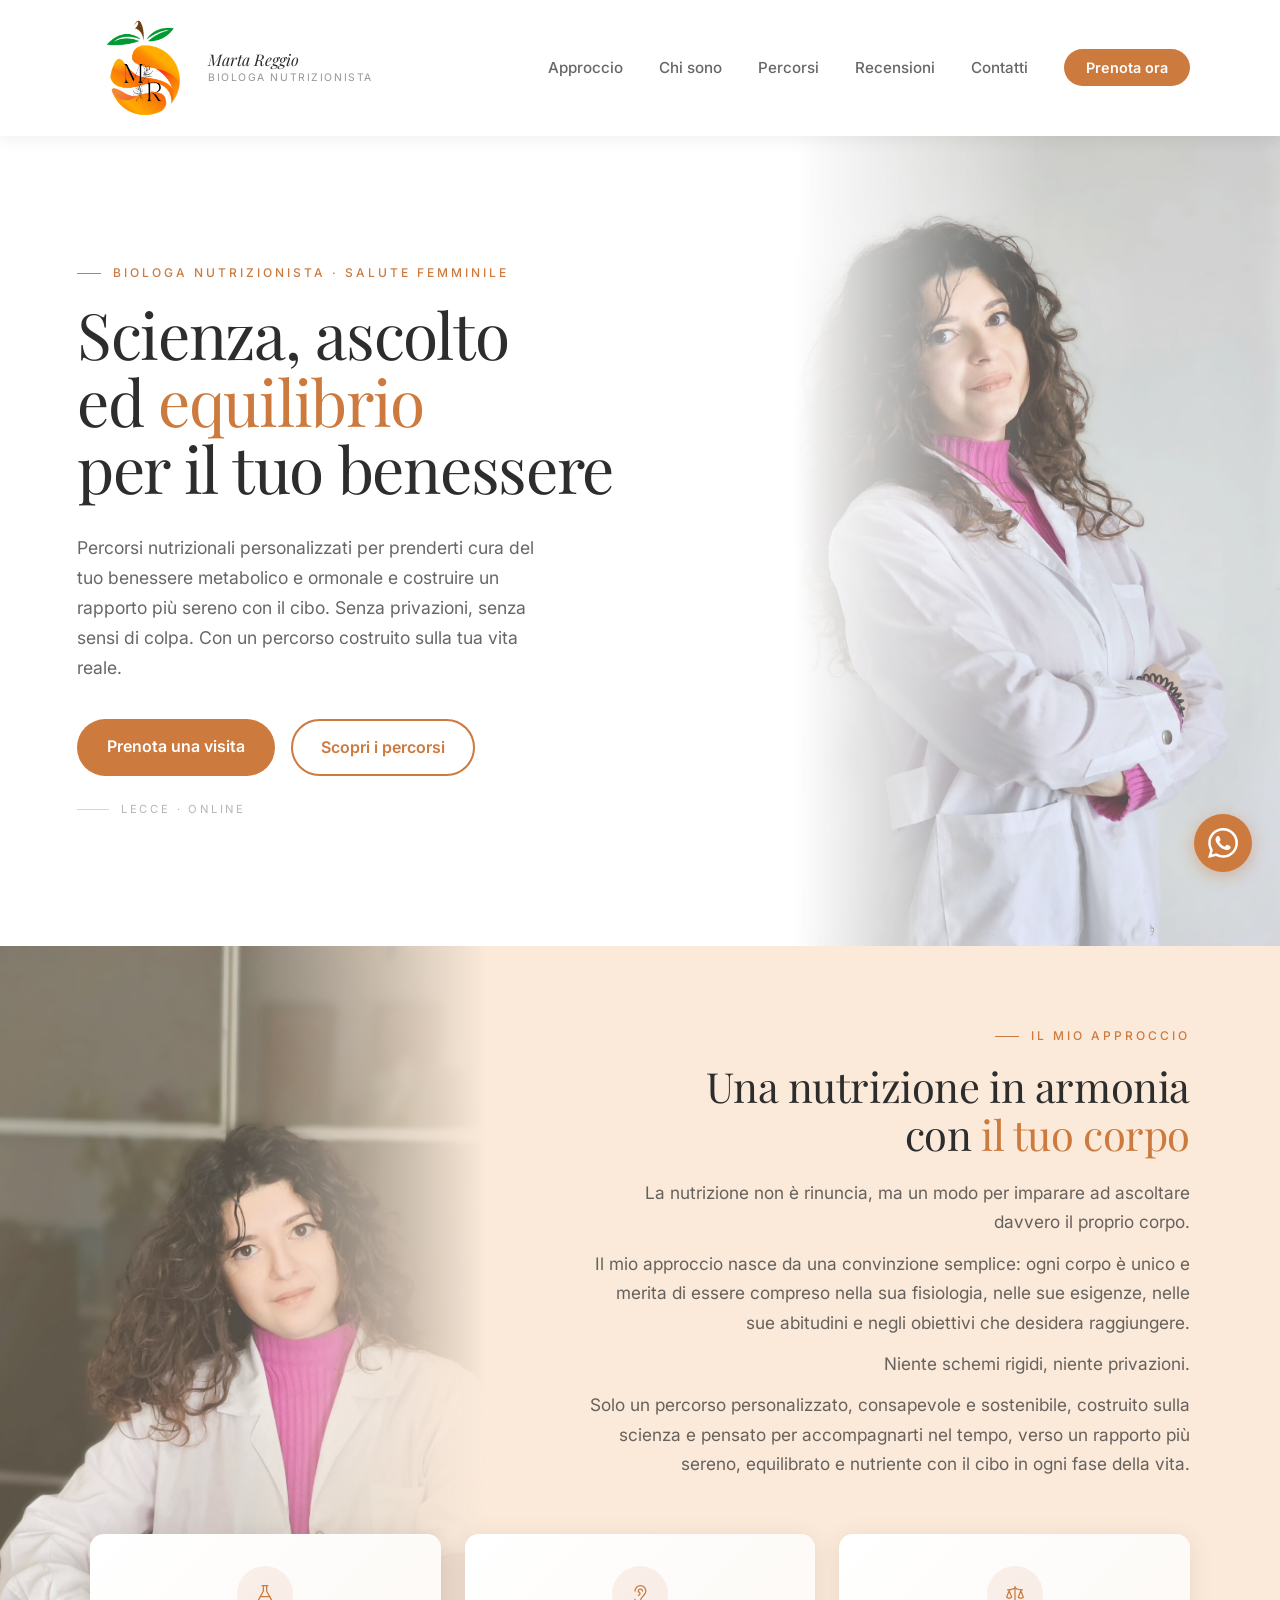
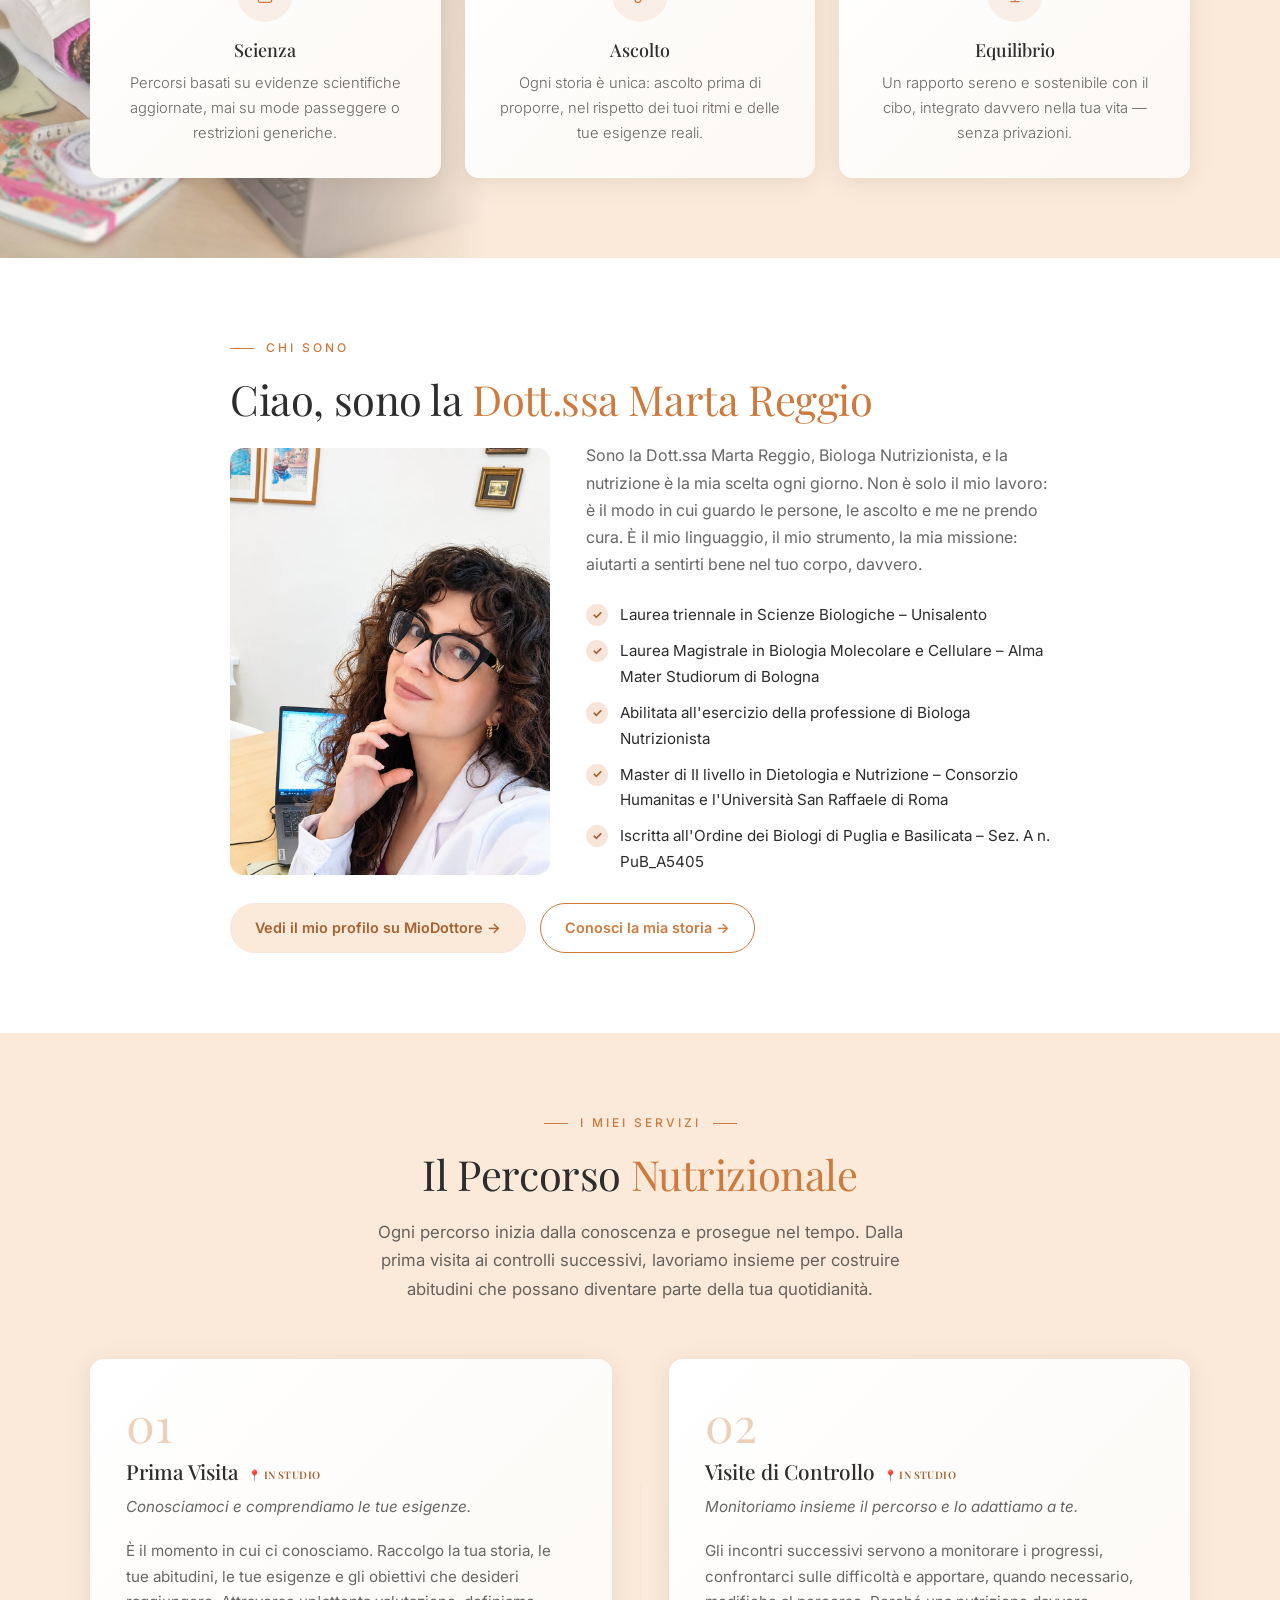
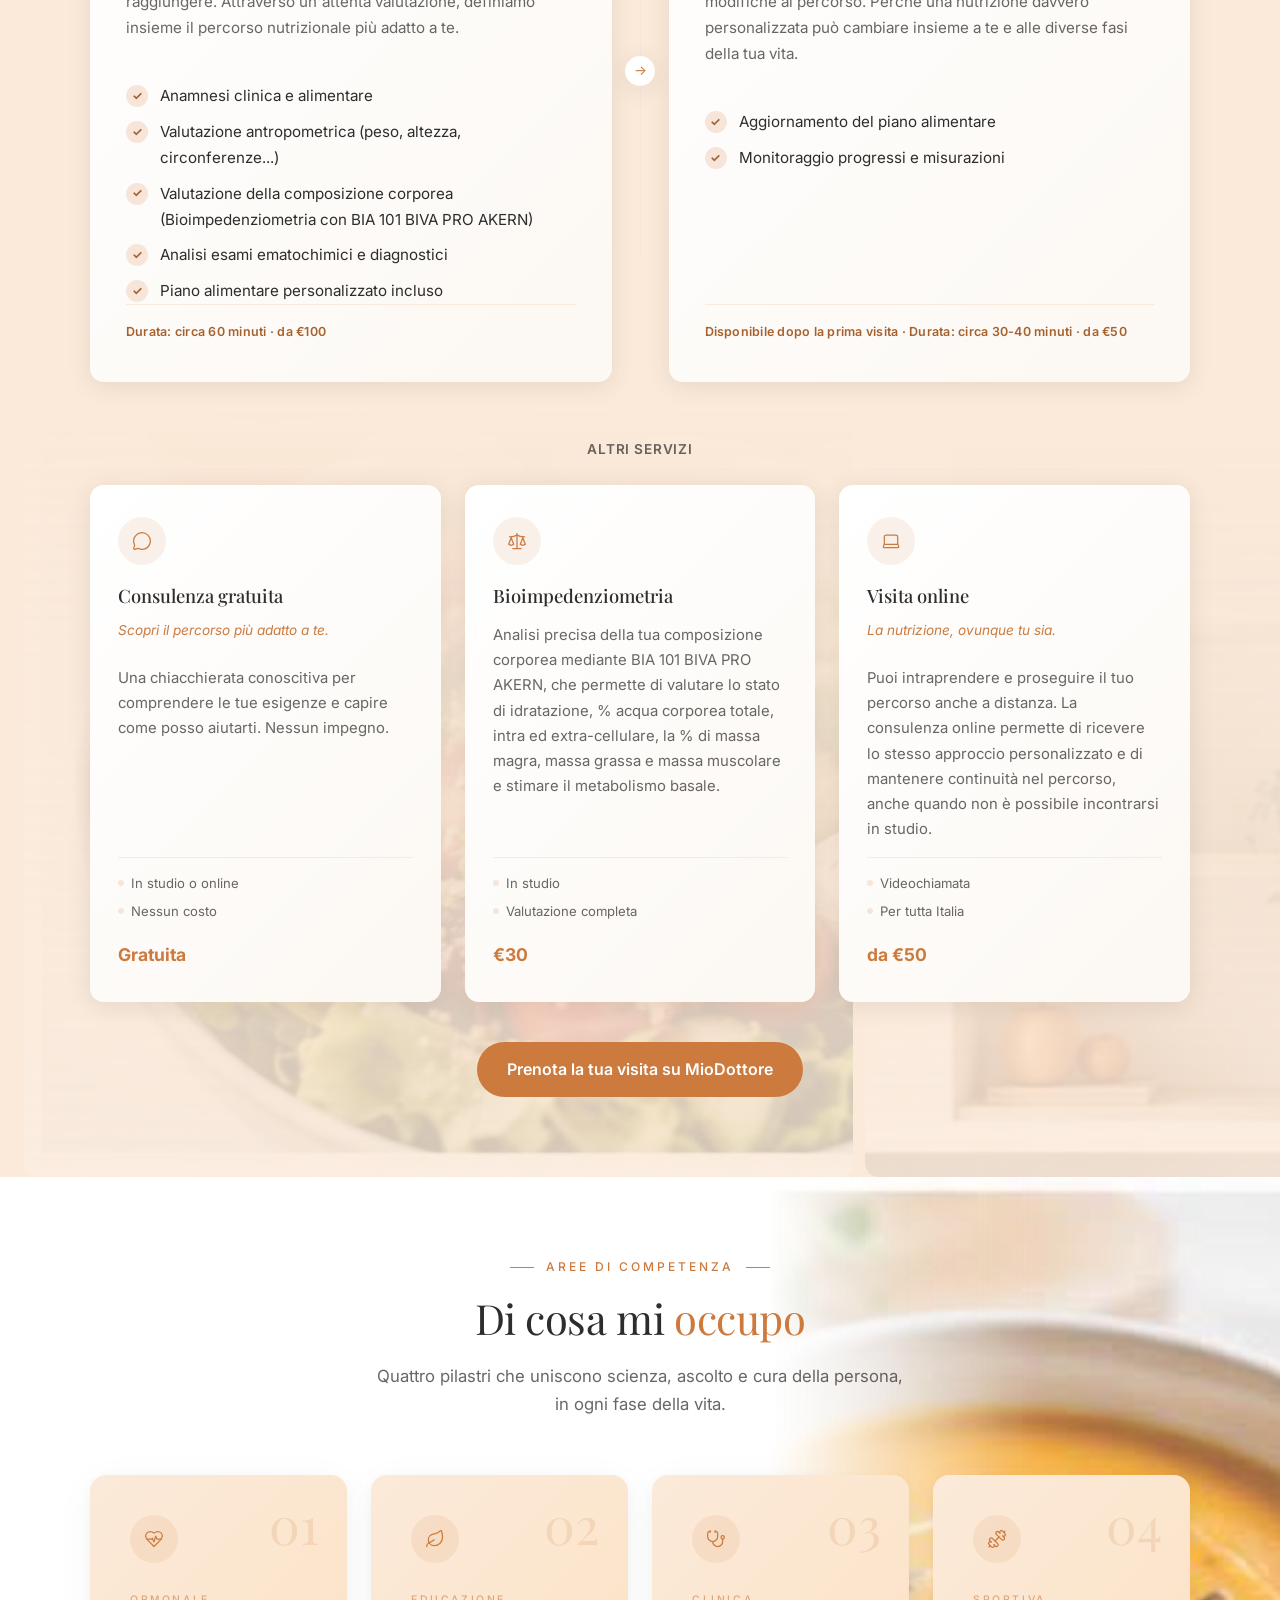
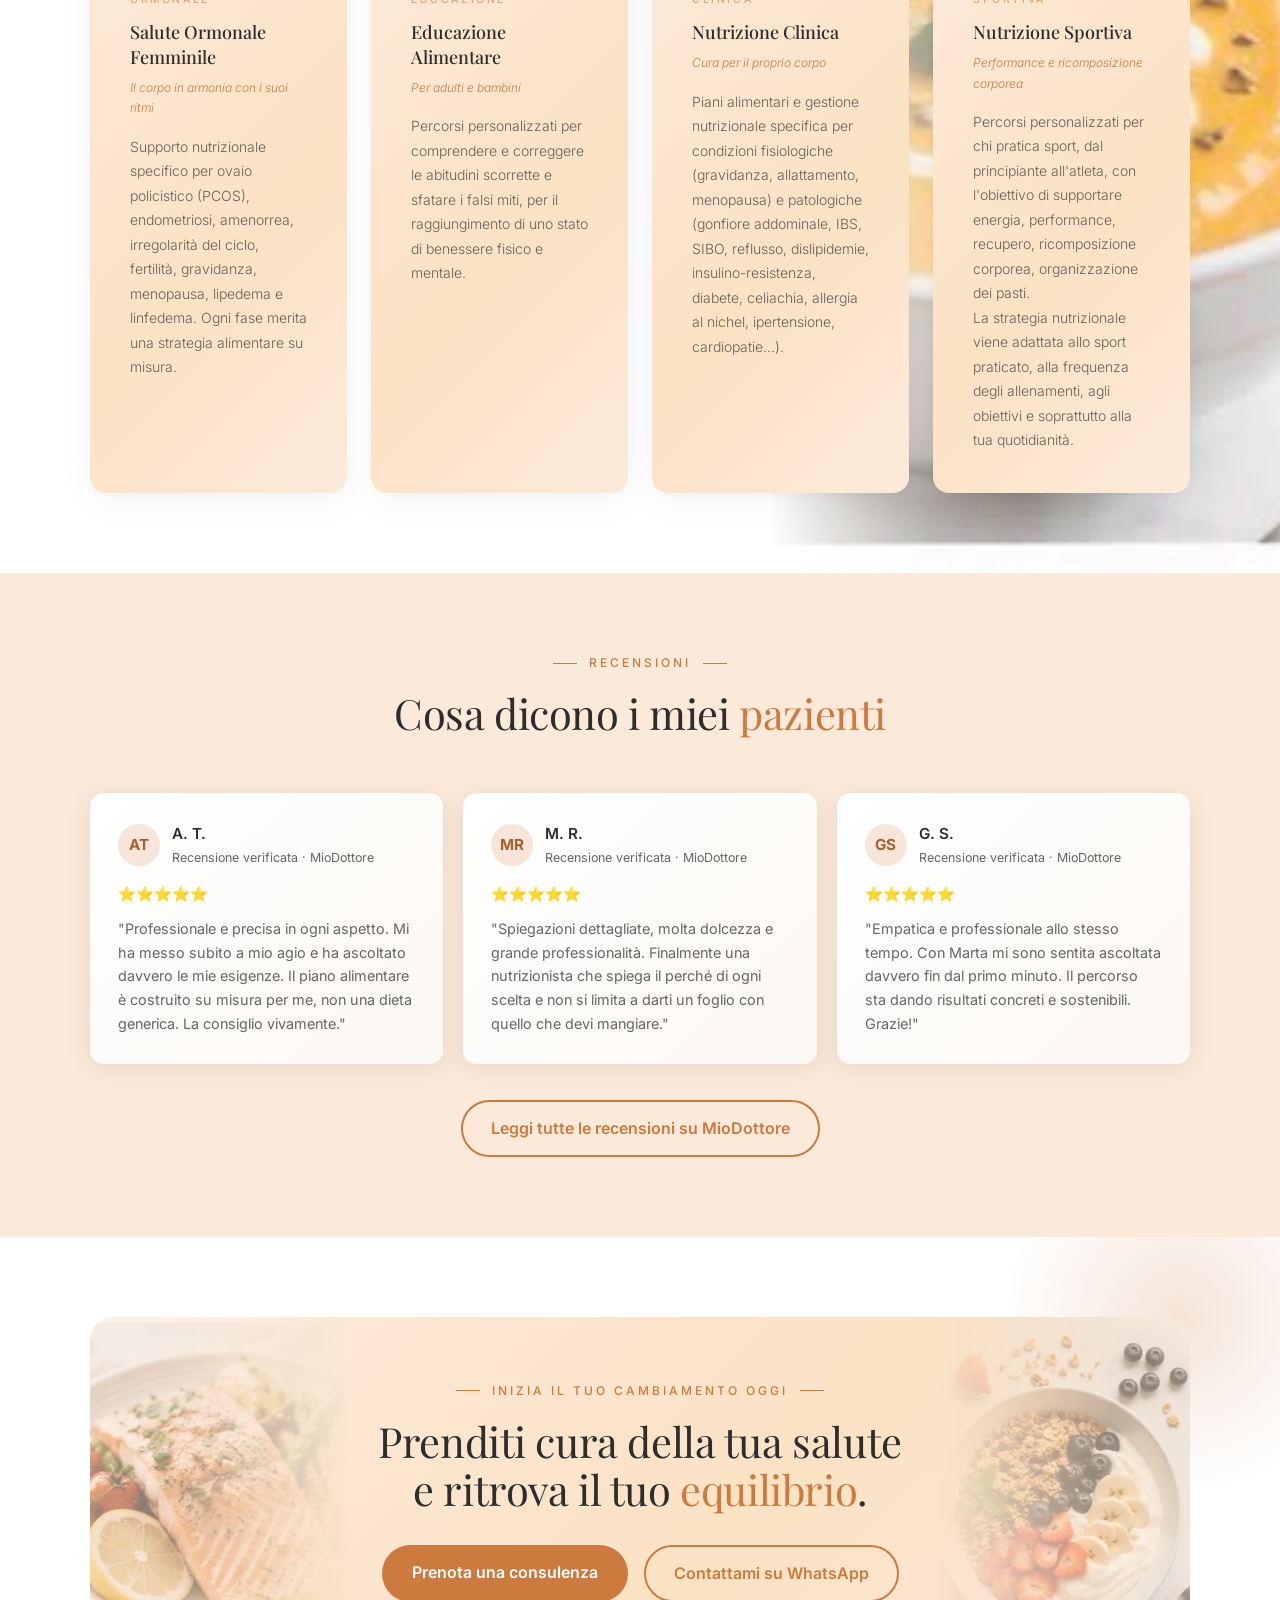
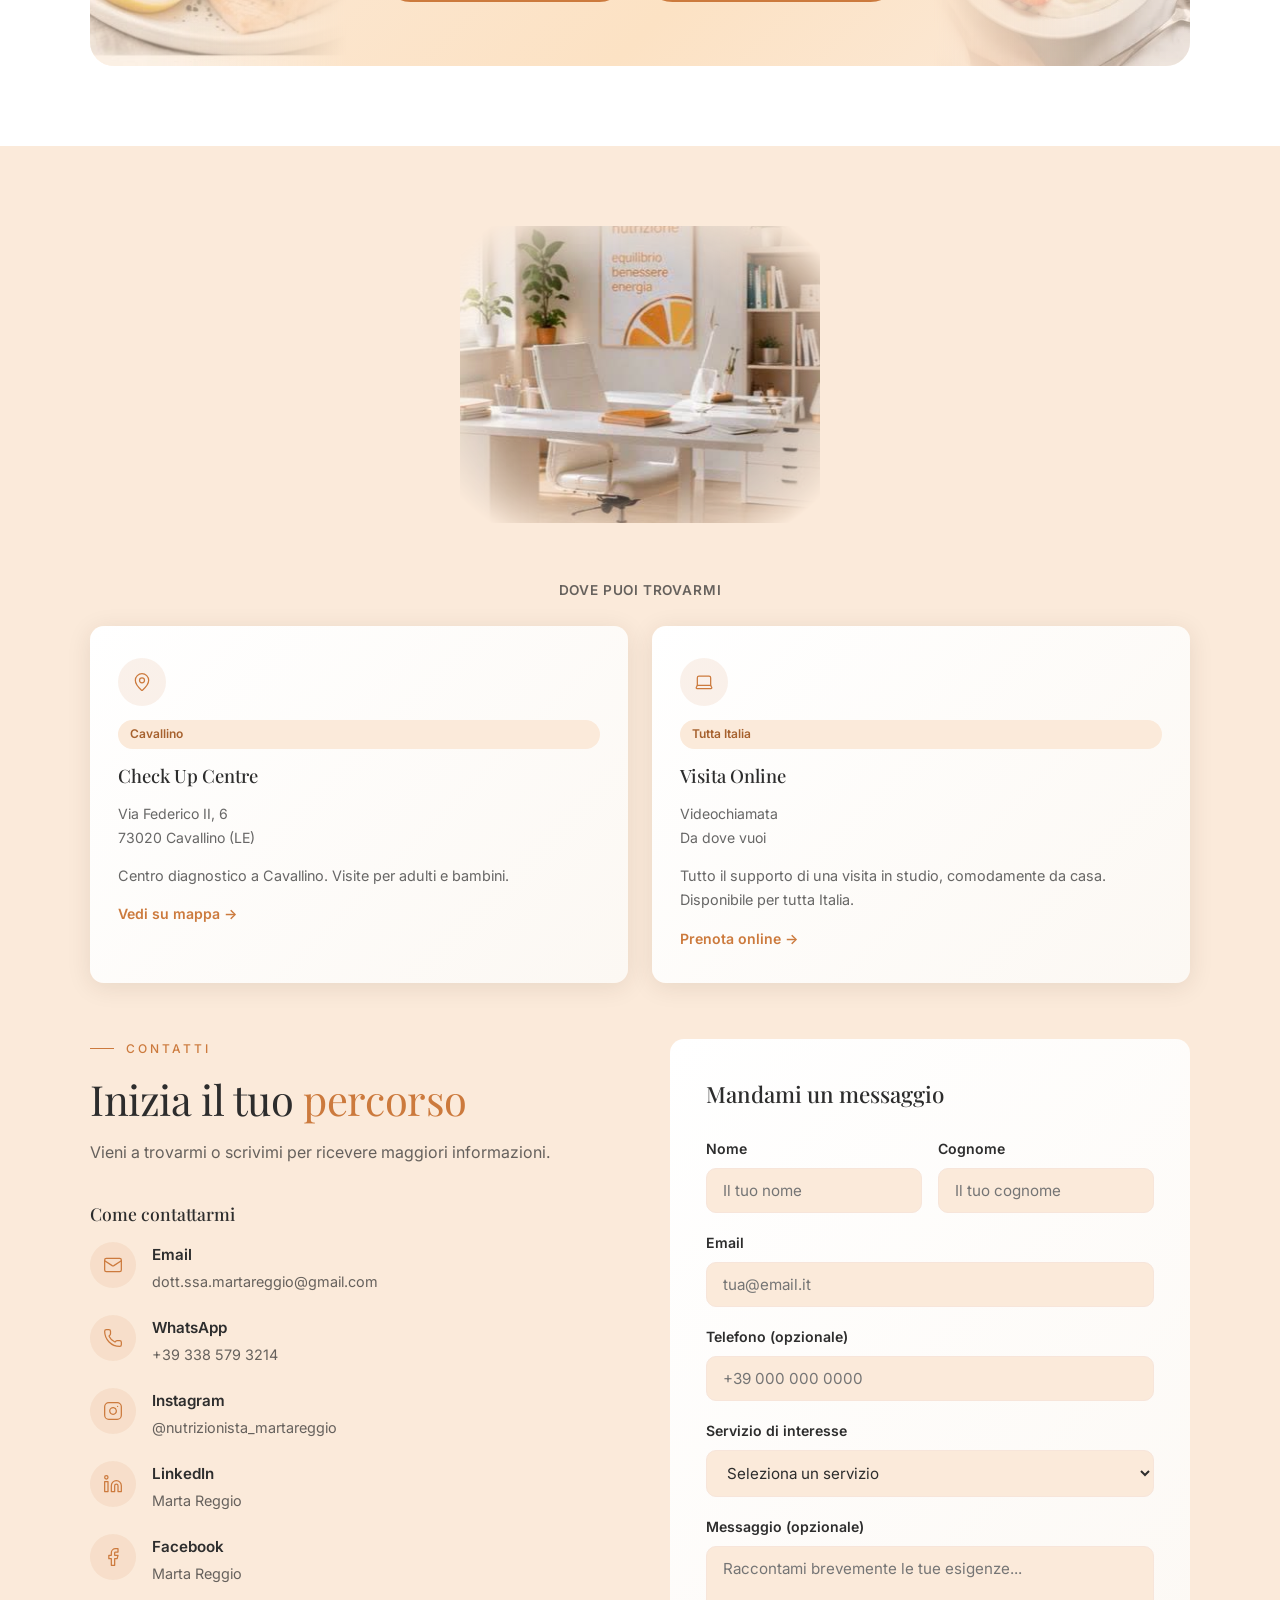
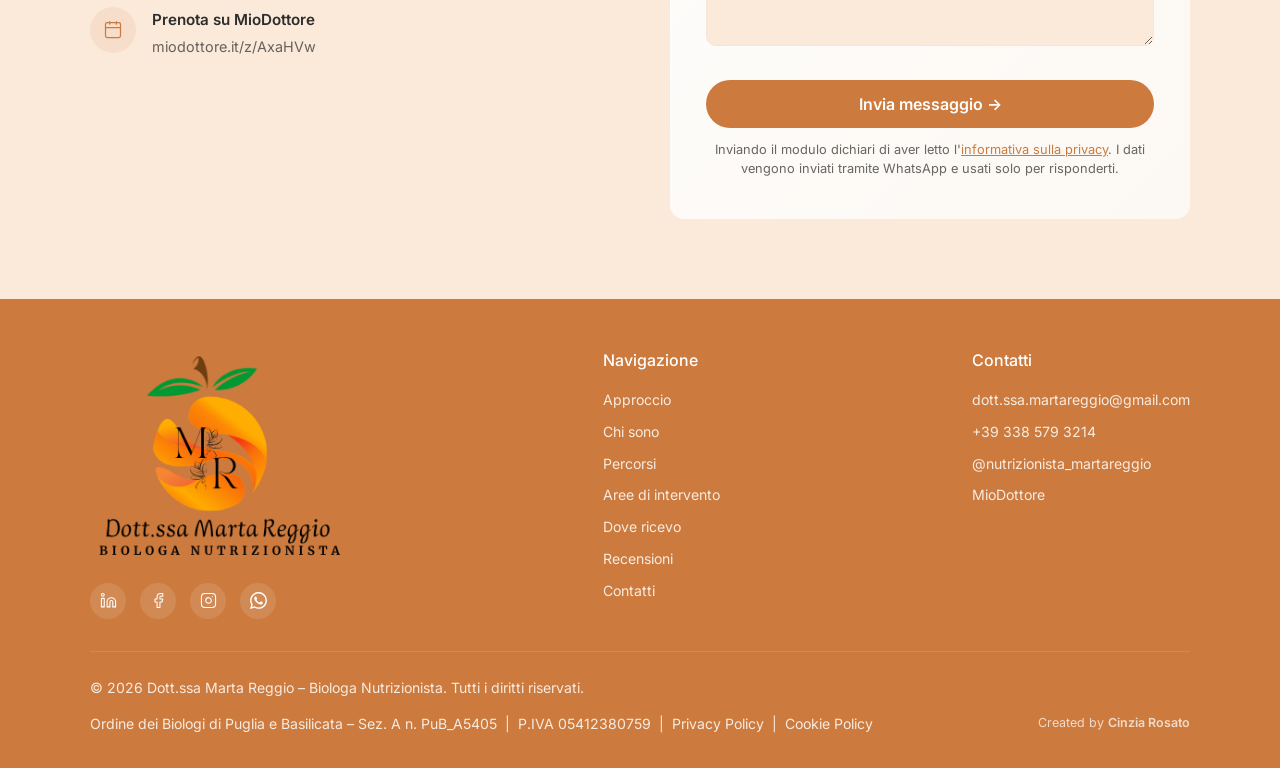
<file: index.html>
<!DOCTYPE html>
<html lang="it">
<head>
  <meta charset="UTF-8" />
  <meta name="viewport" content="width=device-width, initial-scale=1.0" />
  <title>Dott.ssa Marta Reggio – Biologa Nutrizionista | Lecce e Online</title>
  <meta name="description" content="Dott.ssa Marta Reggio, biologa nutrizionista a Lecce e Cavallino. Nutrizione clinica, educazione alimentare e salute ormonale femminile. Percorsi personalizzati in studio e online." />
  <link rel="icon" type="image/png" href="img/logo-icon.png" />
  <link rel="canonical" href="https://martareggionutrizionista.it/" />
  <meta name="robots" content="index, follow" />
  <meta property="og:type" content="website" />
  <meta property="og:locale" content="it_IT" />
  <meta property="og:site_name" content="Dott.ssa Marta Reggio – Biologa Nutrizionista" />
  <meta property="og:title" content="Dott.ssa Marta Reggio – Biologa Nutrizionista | Lecce e Online" />
  <meta property="og:description" content="Percorsi nutrizionali personalizzati per il tuo benessere metabolico e ormonale. Visite in studio a Cavallino (Lecce) e online in tutta Italia." />
  <meta property="og:url" content="https://martareggionutrizionista.it/" />
  <meta property="og:image" content="https://martareggionutrizionista.it/img/foto-marta-hero.jpg" />
  <script type="application/ld+json">
  {
    "@context": "https://schema.org",
    "@type": "Dietitian",
    "name": "Dott.ssa Marta Reggio – Biologa Nutrizionista",
    "url": "https://martareggionutrizionista.it/",
    "image": "https://martareggionutrizionista.it/img/foto-marta-hero.jpg",
    "logo": "https://martareggionutrizionista.it/img/logo-icon.png",
    "description": "Biologa nutrizionista a Lecce e Cavallino: nutrizione clinica, salute ormonale femminile, educazione alimentare e nutrizione sportiva. Visite in studio e online.",
    "telephone": "+39 338 579 3214",
    "email": "dott.ssa.martareggio@gmail.com",
    "priceRange": "€€",
    "address": {
      "@type": "PostalAddress",
      "streetAddress": "Via Federico II, 6",
      "postalCode": "73020",
      "addressLocality": "Cavallino",
      "addressRegion": "LE",
      "addressCountry": "IT"
    },
    "areaServed": ["Lecce", "Cavallino", "Salento", "Italia"],
    "sameAs": [
      "https://www.instagram.com/nutrizionista_martareggio/",
      "https://www.miodottore.it/z/AxaHVw"
    ]
  }
  </script>
  <link rel="preconnect" href="https://fonts.googleapis.com" />
  <link rel="preconnect" href="https://fonts.gstatic.com" crossorigin />
  <link href="https://fonts.googleapis.com/css2?family=Playfair+Display:wght@400&family=Inter:wght@200;300;400;500;600&display=swap" rel="stylesheet" />
  <link rel="stylesheet" href="css/style.css" />
</head>
<body>

<!-- NAVIGAZIONE -->
<nav id="navbar">
  <div class="nav-inner">
    <a href="#home" class="nav-logo">
      <img src="img/logo-icon.png" alt="Logo Marta Reggio" class="nav-logo-img" />
      <div class="nav-wordmark">
        <p class="name">Marta Reggio</p>
        <p class="role">Biologa Nutrizionista</p>
      </div>
    </a>
    <ul class="nav-links">
      <li><a href="#approccio">Approccio</a></li>
      <li><a href="#chi-sono">Chi sono</a></li>
      <li><a href="#percorsi">Percorsi</a></li>
      <li><a href="#testimonianze">Recensioni</a></li>
      <li><a href="#contatti">Contatti</a></li>
      <li><a href="https://www.miodottore.it/z/AxaHVw" target="_blank" rel="noopener" class="btn-nav">Prenota ora</a></li>
    </ul>
    <div class="hamburger" onclick="toggleMenu()" id="hamburger">
      <span></span><span></span><span></span>
    </div>
  </div>
  <ul class="nav-mobile hidden" id="nav-mobile">
    <li><a href="#approccio" onclick="closeMenu()">Approccio</a></li>
    <li><a href="#chi-sono" onclick="closeMenu()">Chi sono</a></li>
    <li><a href="#percorsi" onclick="closeMenu()">Percorsi</a></li>
    <li><a href="#testimonianze" onclick="closeMenu()">Recensioni</a></li>
    <li><a href="#contatti" onclick="closeMenu()">Contatti</a></li>
    <li><a href="https://www.miodottore.it/z/AxaHVw" target="_blank" rel="noopener" class="btn-nav" onclick="closeMenu()">Prenota ora</a></li>
  </ul>
</nav>

<!-- HERO -->
<section id="home">
  <div class="hero-bg-photo" role="img" aria-label="Dott.ssa Marta Reggio"></div>
  <div class="hero-bg-fade"></div>
  <div class="hero-inner">
    <div class="hero-text" data-reveal>
      <div class="eyebrow"><div class="dash"></div><span>Biologa Nutrizionista · Salute Femminile</span></div>
      <h1 class="hero-title">
        Scienza, ascolto<br>ed <em>equilibrio</em><br>per il tuo benessere
      </h1>
      <p class="hero-sub">
        Percorsi nutrizionali personalizzati per prenderti cura del tuo benessere
        metabolico e ormonale e costruire un rapporto più sereno con il cibo. Senza
        privazioni, senza sensi di colpa. Con un percorso costruito sulla tua vita reale.
      </p>
      <div class="hero-ctas">
        <a href="https://www.miodottore.it/z/AxaHVw" target="_blank" rel="noopener" class="btn-primary">Prenota una visita</a>
        <a href="#percorsi" class="btn-outline">Scopri i percorsi</a>
      </div>
      <div class="hero-locationline">
        <div class="dash"></div>
        <p>Lecce · Online</p>
      </div>
    </div>
  </div>
</section>

<!-- APPROCCIO -->
<section id="approccio">
  <div class="approccio-bg-photo" role="img" aria-label="Dott.ssa Marta Reggio"></div>
  <div class="approccio-bg-fade"></div>
  <div class="container">
    <div class="section-header" data-reveal>
      <div class="eyebrow"><div class="dash"></div><span>il mio approccio</span></div>
      <h2 class="section-title">Una nutrizione in armonia<br>con <em>il tuo corpo</em></h2>
      <p>
        La nutrizione non è rinuncia, ma un modo per imparare ad ascoltare davvero il proprio corpo.
      </p>
      <p>
        Il mio approccio nasce da una convinzione semplice: ogni corpo è unico e merita di essere
        compreso nella sua fisiologia, nelle sue esigenze, nelle sue abitudini e negli obiettivi che
        desidera raggiungere.
      </p>
      <p>
        Niente schemi rigidi, niente privazioni.
      </p>
      <p>
        Solo un percorso personalizzato, consapevole e sostenibile, costruito sulla scienza e
        pensato per accompagnarti nel tempo, verso un rapporto più sereno, equilibrato e nutriente
        con il cibo in ogni fase della vita.
      </p>
    </div>
    <div class="pillars-grid compact">
      <div class="pillar-card" data-reveal>
        <div class="pillar-icon"><svg xmlns="http://www.w3.org/2000/svg" viewBox="0 0 24 24" fill="none" stroke="currentColor" stroke-width="1.5" stroke-linecap="round" stroke-linejoin="round"><path d="M14 2v6a2 2 0 0 0 .245.96l5.51 10.08A2 2 0 0 1 18 22H6a2 2 0 0 1-1.755-2.96l5.51-10.08A2 2 0 0 0 10 8V2" /><path d="M6.453 15h11.094" /><path d="M8.5 2h7" /></svg></div>
        <h3>Scienza</h3>
        <p>Percorsi basati su evidenze scientifiche aggiornate, mai su mode passeggere o restrizioni generiche.</p>
      </div>
      <div class="pillar-card" data-reveal>
        <div class="pillar-icon"><svg xmlns="http://www.w3.org/2000/svg" viewBox="0 0 24 24" fill="none" stroke="currentColor" stroke-width="1.5" stroke-linecap="round" stroke-linejoin="round"><path d="M6 8.5a6.5 6.5 0 1 1 13 0c0 6-6 6-6 10a3.5 3.5 0 1 1-7 0" /><path d="M15 8.5a2.5 2.5 0 0 0-5 0v1a2 2 0 1 1 0 4" /></svg></div>
        <h3>Ascolto</h3>
        <p>Ogni storia è unica: ascolto prima di proporre, nel rispetto dei tuoi ritmi e delle tue esigenze reali.</p>
      </div>
      <div class="pillar-card" data-reveal>
        <div class="pillar-icon"><svg xmlns="http://www.w3.org/2000/svg" viewBox="0 0 24 24" fill="none" stroke="currentColor" stroke-width="1.5" stroke-linecap="round" stroke-linejoin="round"><path d="M12 3v18" /><path d="m19 8 3 8a5 5 0 0 1-6 0zV7" /><path d="M3 7h1a17 17 0 0 0 8-2 17 17 0 0 0 8 2h1" /><path d="m5 8 3 8a5 5 0 0 1-6 0zV7" /><path d="M7 21h10" /></svg></div>
        <h3>Equilibrio</h3>
        <p>Un rapporto sereno e sostenibile con il cibo, integrato davvero nella tua vita — senza privazioni.</p>
      </div>
    </div>
  </div>
</section>

<!-- CHI SONO -->
<section id="chi-sono">
  <div class="container">
    <div class="chisono-inner">
      <div class="chisono-text" data-reveal>
        <div class="eyebrow"><div class="dash"></div><span>Chi sono</span></div>
        <h2 class="section-title">Ciao, sono la <em>Dott.ssa Marta Reggio</em></h2>
        <div class="chisono-photo">
          <img src="img/foto-marta-chisono.jpg" alt="Dott.ssa Marta Reggio" />
        </div>
        <p>
          Sono la Dott.ssa Marta Reggio, Biologa Nutrizionista, e la nutrizione è la mia scelta
          ogni giorno. Non è solo il mio lavoro: è il modo in cui guardo le persone, le ascolto e
          me ne prendo cura. È il mio linguaggio, il mio strumento, la mia missione: aiutarti a
          sentirti bene nel tuo corpo, davvero.
        </p>
        <ul class="qualifiche">
          <li>Laurea triennale in Scienze Biologiche – Unisalento</li>
          <li>Laurea Magistrale in Biologia Molecolare e Cellulare – Alma Mater Studiorum di Bologna</li>
          <li>Abilitata all'esercizio della professione di Biologa Nutrizionista</li>
          <li>Master di II livello in Dietologia e Nutrizione – Consorzio Humanitas e l'Università San Raffaele di Roma</li>
          <li>Iscritta all'Ordine dei Biologi di Puglia e Basilicata – Sez. A n. PuB_A5405</li>
        </ul>
        <div class="chisono-ctas">
          <a href="https://www.miodottore.it/z/AxaHVw" target="_blank" rel="noopener" class="miodottore-btn">
            Vedi il mio profilo su MioDottore →
          </a>
          <a href="la-mia-storia.html" class="story-btn">
            Conosci la mia storia →
          </a>
        </div>
      </div>
    </div>
  </div>
</section>

<!-- PERCORSI -->
<section id="percorsi">
  <div class="percorsi-bg-gallery">
    <img src="img/galleria-percorsi-1.jpg" alt="" />
    <img src="img/galleria-percorsi-2.jpg" alt="" />
    <img src="img/galleria-percorsi-3.jpg" alt="" />
  </div>
  <div class="container">
    <div class="section-header" data-reveal>
      <div class="eyebrow"><div class="dash"></div><span>i miei servizi</span><div class="dash"></div></div>
      <h2 class="section-title">Il Percorso <em>Nutrizionale</em></h2>
      <p>Ogni percorso inizia dalla conoscenza e prosegue nel tempo. Dalla prima visita ai controlli successivi, lavoriamo insieme per costruire abitudini che possano diventare parte della tua quotidianità.</p>
    </div>

    <div class="steps-grid">
      <div class="step-card" data-reveal>
        <span class="step-num">01</span>
        <h3>Prima Visita <span class="step-location">📍 In studio</span></h3>
        <p class="step-subtitle">Conosciamoci e comprendiamo le tue esigenze.</p>
        <p>È il momento in cui ci conosciamo. Raccolgo la tua storia, le tue abitudini, le tue esigenze e gli obiettivi che desideri raggiungere. Attraverso un'attenta valutazione, definiamo insieme il percorso nutrizionale più adatto a te.</p>
        <ul class="qualifiche">
          <li>Anamnesi clinica e alimentare</li>
          <li>Valutazione antropometrica (peso, altezza, circonferenze...)</li>
          <li>Valutazione della composizione corporea (Bioimpedenziometria con BIA 101 BIVA PRO AKERN)</li>
          <li>Analisi esami ematochimici e diagnostici</li>
          <li>Piano alimentare personalizzato incluso</li>
        </ul>
        <span class="step-meta">Durata: circa 60 minuti · da €100</span>
      </div>
      <div class="step-connector"></div>
      <div class="step-card" data-reveal>
        <span class="step-num">02</span>
        <h3>Visite di Controllo <span class="step-location">📍 In studio</span></h3>
        <p class="step-subtitle">Monitoriamo insieme il percorso e lo adattiamo a te.</p>
        <p>Gli incontri successivi servono a monitorare i progressi, confrontarci sulle difficoltà e apportare, quando necessario, modifiche al percorso. Perché una nutrizione davvero personalizzata può cambiare insieme a te e alle diverse fasi della tua vita.</p>
        <ul class="qualifiche">
          <li>Aggiornamento del piano alimentare</li>
          <li>Monitoraggio progressi e misurazioni</li>
        </ul>
        <span class="step-meta">Disponibile dopo la prima visita · Durata: circa 30-40 minuti · da €50</span>
      </div>
    </div>

    <p class="spec-secondary-title">Altri servizi</p>
    <div class="cards-grid">

      <a href="#contatti" class="card" style="text-decoration:none;color:inherit;" data-reveal>
        <div class="card-icon"><svg xmlns="http://www.w3.org/2000/svg" viewBox="0 0 24 24" fill="none" stroke="currentColor" stroke-width="1.5" stroke-linecap="round" stroke-linejoin="round"><path d="M2.992 16.342a2 2 0 0 1 .094 1.167l-1.065 3.29a1 1 0 0 0 1.236 1.168l3.413-.998a2 2 0 0 1 1.099.092 10 10 0 1 0-4.777-4.719" /></svg></div>
        <h3>Consulenza gratuita</h3>
        <p class="card-subtitle">Scopri il percorso più adatto a te.</p>
        <p class="card-desc">
          Una chiacchierata conoscitiva per comprendere le tue esigenze e capire come posso
          aiutarti. Nessun impegno.
        </p>
        <div class="card-meta">
          <span>In studio o online</span>
          <span>Nessun costo</span>
        </div>
        <div class="card-price">Gratuita</div>
      </a>

      <a href="#contatti" class="card" style="text-decoration:none;color:inherit;" data-reveal>
        <div class="card-icon"><svg xmlns="http://www.w3.org/2000/svg" viewBox="0 0 24 24" fill="none" stroke="currentColor" stroke-width="1.5" stroke-linecap="round" stroke-linejoin="round"><path d="M12 3v18" /><path d="m19 8 3 8a5 5 0 0 1-6 0zV7" /><path d="M3 7h1a17 17 0 0 0 8-2 17 17 0 0 0 8 2h1" /><path d="m5 8 3 8a5 5 0 0 1-6 0zV7" /><path d="M7 21h10" /></svg></div>
        <h3>Bioimpedenziometria</h3>
        <p class="card-desc">
          Analisi precisa della tua composizione corporea mediante BIA 101 BIVA PRO AKERN, che
          permette di valutare lo stato di idratazione, % acqua corporea totale, intra ed
          extra-cellulare, la % di massa magra, massa grassa e massa muscolare e stimare il
          metabolismo basale.
        </p>
        <div class="card-meta">
          <span>In studio</span>
          <span>Valutazione completa</span>
        </div>
        <div class="card-price">€30</div>
      </a>

      <a href="#contatti" class="card" style="text-decoration:none;color:inherit;" data-reveal>
        <div class="card-icon"><svg xmlns="http://www.w3.org/2000/svg" viewBox="0 0 24 24" fill="none" stroke="currentColor" stroke-width="1.5" stroke-linecap="round" stroke-linejoin="round"><path d="M18 5a2 2 0 0 1 2 2v8.526a2 2 0 0 0 .212.897l1.068 2.127a1 1 0 0 1-.9 1.45H3.62a1 1 0 0 1-.9-1.45l1.068-2.127A2 2 0 0 0 4 15.526V7a2 2 0 0 1 2-2z" /><path d="M20.054 15.987H3.946" /></svg></div>
        <h3>Visita online</h3>
        <p class="card-subtitle">La nutrizione, ovunque tu sia.</p>
        <p class="card-desc">
          Puoi intraprendere e proseguire il tuo percorso anche a distanza. La consulenza online
          permette di ricevere lo stesso approccio personalizzato e di mantenere continuità nel
          percorso, anche quando non è possibile incontrarsi in studio.
        </p>
        <div class="card-meta">
          <span>Videochiamata</span>
          <span>Per tutta Italia</span>
        </div>
        <div class="card-price">da €50</div>
      </a>

    </div>
    <div style="text-align:center;margin-top:40px;">
      <a href="https://www.miodottore.it/z/AxaHVw" target="_blank" rel="noopener" class="btn-primary">
        Prenota la tua visita su MioDottore
      </a>
    </div>
  </div>
</section>

<!-- SPECIALIZZAZIONI -->
<section id="specializzazioni">
  <div class="spec-bg-photo"></div>
  <div class="spec-bg-fade"></div>
  <div class="container">
    <div class="section-header" data-reveal>
      <div class="eyebrow"><div class="dash"></div><span>Aree di competenza</span><div class="dash"></div></div>
      <h2 class="section-title">Di cosa mi <em>occupo</em></h2>
      <p>Quattro pilastri che uniscono scienza, ascolto e cura della persona, in ogni fase della vita.</p>
    </div>
    <div class="pillars-grid featured">

      <div class="pillar-card" data-reveal>
        <span class="pillar-num">01</span>
        <div class="pillar-icon"><svg xmlns="http://www.w3.org/2000/svg" viewBox="0 0 24 24" fill="none" stroke="currentColor" stroke-width="1.5" stroke-linecap="round" stroke-linejoin="round"><path d="M19 14c1.49-1.46 3-3.21 3-5.5A5.5 5.5 0 0 0 16.5 3c-1.76 0-3 .5-4.5 2-1.5-1.5-2.74-2-4.5-2A5.5 5.5 0 0 0 2 8.5c0 2.3 1.5 4.05 3 5.5l7 7Z"></path><path d="M3.22 12H9.5l.5-1 2 4.5 2-7 1.5 3.5h5.27"></path></svg></div>
        <span class="pillar-tag">Ormonale</span>
        <h3>Salute Ormonale Femminile</h3>
        <p class="pillar-lead">Il corpo in armonia con i suoi ritmi</p>
        <p class="pillar-desc">Supporto nutrizionale specifico per ovaio policistico (PCOS), endometriosi, amenorrea, irregolarità del ciclo, fertilità, gravidanza, menopausa, lipedema e linfedema. Ogni fase merita una strategia alimentare su misura.</p>
        <div class="pillar-hoverline"></div>
      </div>

      <div class="pillar-card" data-reveal>
        <span class="pillar-num">02</span>
        <div class="pillar-icon"><svg xmlns="http://www.w3.org/2000/svg" viewBox="0 0 24 24" fill="none" stroke="currentColor" stroke-width="1.5" stroke-linecap="round" stroke-linejoin="round"><path d="M11 20a10 10 0 0010-10 25.9 25.9 0 00-1.04-7.281 1 1 0 00-1.755-.325C15.833 5.5 13 5.5 9.8 6.1A7 7 0 0011 20" /><path d="M2 21a5 5 0 012.911-4.544C7.613 15.212 8.351 15.24 11 13" /></svg></div>
        <span class="pillar-tag">Educazione</span>
        <h3>Educazione Alimentare</h3>
        <p class="pillar-lead">Per adulti e bambini</p>
        <p class="pillar-desc">Percorsi personalizzati per comprendere e correggere le abitudini scorrette e sfatare i falsi miti, per il raggiungimento di uno stato di benessere fisico e mentale.</p>
        <div class="pillar-hoverline"></div>
      </div>

      <div class="pillar-card" data-reveal>
        <span class="pillar-num">03</span>
        <div class="pillar-icon"><svg xmlns="http://www.w3.org/2000/svg" viewBox="0 0 24 24" fill="none" stroke="currentColor" stroke-width="1.5" stroke-linecap="round" stroke-linejoin="round"><path d="M11 2v2" /><path d="M5 2v2" /><path d="M5 3H4a2 2 0 0 0-2 2v4a6 6 0 0 0 12 0V5a2 2 0 0 0-2-2h-1" /><path d="M8 15a6 6 0 0 0 12 0v-3" /><circle cx="20" cy="10" r="2" /></svg></div>
        <span class="pillar-tag">Clinica</span>
        <h3>Nutrizione Clinica</h3>
        <p class="pillar-lead">Cura per il proprio corpo</p>
        <p class="pillar-desc">Piani alimentari e gestione nutrizionale specifica per condizioni fisiologiche (gravidanza, allattamento, menopausa) e patologiche (gonfiore addominale, IBS, SIBO, reflusso, dislipidemie, insulino-resistenza, diabete, celiachia, allergia al nichel, ipertensione, cardiopatie…).</p>
        <div class="pillar-hoverline"></div>
      </div>

      <div class="pillar-card" data-reveal>
        <span class="pillar-num">04</span>
        <div class="pillar-icon"><svg xmlns="http://www.w3.org/2000/svg" viewBox="0 0 24 24" fill="none" stroke="currentColor" stroke-width="1.5" stroke-linecap="round" stroke-linejoin="round"><path d="M17.596 12.768a2 2 0 1 0 2.829-2.829l-1.768-1.767a2 2 0 0 0 2.828-2.829l-2.828-2.828a2 2 0 0 0-2.829 2.828l-1.767-1.768a2 2 0 1 0-2.829 2.829z" /><path d="m2.5 21.5 1.4-1.4" /><path d="m20.1 3.9 1.4-1.4" /><path d="M5.343 21.485a2 2 0 1 0 2.829-2.828l1.767 1.768a2 2 0 1 0 2.829-2.829l-6.364-6.364a2 2 0 1 0-2.829 2.829l1.768 1.767a2 2 0 0 0-2.828 2.829z" /><path d="m9.6 14.4 4.8-4.8" /></svg></div>
        <span class="pillar-tag">Sportiva</span>
        <h3>Nutrizione Sportiva</h3>
        <p class="pillar-lead">Performance e ricomposizione corporea</p>
        <p class="pillar-desc">Percorsi personalizzati per chi pratica sport, dal principiante all'atleta, con l'obiettivo di supportare energia, performance, recupero, ricomposizione corporea, organizzazione dei pasti.</p>
        <p class="pillar-desc">La strategia nutrizionale viene adattata allo sport praticato, alla frequenza degli allenamenti, agli obiettivi e soprattutto alla tua quotidianità.</p>
        <div class="pillar-hoverline"></div>
      </div>

    </div>
  </div>
</section>

<!-- TESTIMONIANZE -->
<section id="testimonianze">
  <div class="container">
    <div class="section-header" data-reveal>
      <div class="eyebrow"><div class="dash"></div><span>Recensioni</span><div class="dash"></div></div>
      <h2 class="section-title">Cosa dicono i miei <em>pazienti</em></h2>
    </div>
    <div class="reviews-grid">

      <div class="review-card" data-reveal>
        <div class="review-header">
          <div class="review-avatar">AT</div>
          <div>
            <div class="review-name">A. T.</div>
            <div class="review-date">Recensione verificata · MioDottore</div>
          </div>
        </div>
        <div class="review-stars">⭐⭐⭐⭐⭐</div>
        <p class="review-text">
          "Professionale e precisa in ogni aspetto. Mi ha messo subito a mio agio e ha ascoltato
          davvero le mie esigenze. Il piano alimentare è costruito su misura per me, non una dieta
          generica. La consiglio vivamente."
        </p>
      </div>

      <div class="review-card" data-reveal>
        <div class="review-header">
          <div class="review-avatar">MR</div>
          <div>
            <div class="review-name">M. R.</div>
            <div class="review-date">Recensione verificata · MioDottore</div>
          </div>
        </div>
        <div class="review-stars">⭐⭐⭐⭐⭐</div>
        <p class="review-text">
          "Spiegazioni dettagliate, molta dolcezza e grande professionalità. Finalmente una
          nutrizionista che spiega il perché di ogni scelta e non si limita a darti un foglio
          con quello che devi mangiare."
        </p>
      </div>

      <div class="review-card" data-reveal>
        <div class="review-header">
          <div class="review-avatar">GS</div>
          <div>
            <div class="review-name">G. S.</div>
            <div class="review-date">Recensione verificata · MioDottore</div>
          </div>
        </div>
        <div class="review-stars">⭐⭐⭐⭐⭐</div>
        <p class="review-text">
          "Empatica e professionale allo stesso tempo. Con Marta mi sono sentita ascoltata
          davvero fin dal primo minuto. Il percorso sta dando risultati concreti e sostenibili.
          Grazie!"
        </p>
      </div>

    </div>
    <div style="text-align:center;margin-top:36px;">
      <a href="https://www.miodottore.it/z/AxaHVw" target="_blank" rel="noopener" class="btn-outline">
        Leggi tutte le recensioni su MioDottore
      </a>
    </div>
  </div>
</section>

<!-- CTA FINALE -->
<section id="cta-finale">
  <div class="bg-blob blob-primary" style="width:360px;height:360px;top:-100px;right:-80px;"></div>
  <div class="container">
    <div class="cta-box" data-reveal>
      <div class="cta-photo left" role="img" aria-label="Dott.ssa Marta Reggio"></div>
      <div class="cta-photo right" role="img" aria-label="Dott.ssa Marta Reggio"></div>
      <div class="eyebrow"><div class="dash"></div><span>Inizia il tuo cambiamento oggi</span><div class="dash"></div></div>
      <h2 class="section-title">Prenditi cura della tua salute<br>e ritrova il tuo <em>equilibrio</em>.</h2>
      <div class="hero-ctas">
        <a href="https://www.miodottore.it/z/AxaHVw" target="_blank" rel="noopener" class="btn-primary">Prenota una consulenza</a>
        <a href="https://wa.me/393385793214" target="_blank" rel="noopener" class="btn-outline">Contattami su WhatsApp</a>
      </div>
    </div>
  </div>
</section>

<!-- CONTATTI -->
<section id="contatti">
  <div class="container">
    <div class="section-photo-banner" data-reveal><img src="img/banner-contatti.jpg" alt="Ambiente dello studio" loading="lazy" /></div>
    <div id="dove-ricevo" class="dove-ricevo-block">
      <p class="spec-secondary-title">Dove puoi trovarmi</p>
      <div class="luoghi-grid">

        <div class="luogo-card" data-reveal>
          <div class="luogo-icon"><svg xmlns="http://www.w3.org/2000/svg" viewBox="0 0 24 24" fill="none" stroke="currentColor" stroke-width="1.5" stroke-linecap="round" stroke-linejoin="round"><path d="M20 10c0 4.993-5.539 10.193-7.399 11.799a1 1 0 0 1-1.202 0C9.539 20.193 4 14.993 4 10a8 8 0 0 1 16 0" /><circle cx="12" cy="10" r="3" /></svg></div>
          <span class="luogo-tag">Cavallino</span>
          <h3>Check Up Centre</h3>
          <address>Via Federico II, 6<br>73020 Cavallino (LE)</address>
          <p>Centro diagnostico a Cavallino. Visite per adulti e bambini.</p>
          <a href="https://maps.google.com/?q=Via+Federico+II+6+Cavallino+Lecce" target="_blank" rel="noopener" style="font-size:.88rem;font-weight:600;color:var(--primary);">Vedi su mappa →</a>
        </div>

        <div class="luogo-card" data-reveal>
          <div class="luogo-icon"><svg xmlns="http://www.w3.org/2000/svg" viewBox="0 0 24 24" fill="none" stroke="currentColor" stroke-width="1.5" stroke-linecap="round" stroke-linejoin="round"><path d="M18 5a2 2 0 0 1 2 2v8.526a2 2 0 0 0 .212.897l1.068 2.127a1 1 0 0 1-.9 1.45H3.62a1 1 0 0 1-.9-1.45l1.068-2.127A2 2 0 0 0 4 15.526V7a2 2 0 0 1 2-2z" /><path d="M20.054 15.987H3.946" /></svg></div>
          <span class="luogo-tag">Tutta Italia</span>
          <h3>Visita Online</h3>
          <address>Videochiamata<br>Da dove vuoi</address>
          <p>Tutto il supporto di una visita in studio, comodamente da casa. Disponibile per tutta Italia.</p>
          <a href="https://wa.me/393385793214" target="_blank" rel="noopener" style="font-size:.88rem;font-weight:600;color:var(--primary);">Prenota online →</a>
        </div>

      </div>
    </div>
    <div class="contatti-inner">
      <div class="contatti-info" data-reveal>
        <div class="eyebrow"><div class="dash"></div><span>Contatti</span></div>
        <h2 class="section-title">Inizia il tuo <em>percorso</em></h2>
        <p>
          Vieni a trovarmi o scrivimi per ricevere maggiori informazioni.
        </p>
        <h3 style="font-size:1.1rem;margin:28px 0 16px;">Come contattarmi</h3>
        <div class="contact-items">
          <div class="contact-item">
            <div class="contact-icon"><svg xmlns="http://www.w3.org/2000/svg" viewBox="0 0 24 24" fill="none" stroke="currentColor" stroke-width="1.5" stroke-linecap="round" stroke-linejoin="round"><path d="m22 7-8.991 5.727a2 2 0 0 1-2.009 0L2 7" /><rect x="2" y="4" width="20" height="16" rx="2" /></svg></div>
            <div>
              <h4>Email</h4>
              <a href="mailto:dott.ssa.martareggio@gmail.com">dott.ssa.martareggio@gmail.com</a>
            </div>
          </div>
          <div class="contact-item">
            <div class="contact-icon"><svg xmlns="http://www.w3.org/2000/svg" viewBox="0 0 24 24" fill="none" stroke="currentColor" stroke-width="1.5" stroke-linecap="round" stroke-linejoin="round"><path d="M13.832 16.568a1 1 0 0 0 1.213-.303l.355-.465A2 2 0 0 1 17 15h3a2 2 0 0 1 2 2v3a2 2 0 0 1-2 2A18 18 0 0 1 2 4a2 2 0 0 1 2-2h3a2 2 0 0 1 2 2v3a2 2 0 0 1-.8 1.6l-.468.351a1 1 0 0 0-.292 1.233 14 14 0 0 0 6.392 6.384" /></svg></div>
            <div>
              <h4>WhatsApp</h4>
              <a href="https://wa.me/393385793214" target="_blank" rel="noopener">+39 338 579 3214</a>
            </div>
          </div>
          <div class="contact-item">
            <div class="contact-icon"><svg xmlns="http://www.w3.org/2000/svg" viewBox="0 0 24 24" fill="none" stroke="currentColor" stroke-width="1.5" stroke-linecap="round" stroke-linejoin="round"><rect width="20" height="20" x="2" y="2" rx="5" ry="5" /><path d="M16 11.37A4 4 0 1 1 12.63 8 4 4 0 0 1 16 11.37z" /><line x1="17.5" x2="17.51" y1="6.5" y2="6.5" /></svg></div>
            <div>
              <h4>Instagram</h4>
              <a href="https://instagram.com/nutrizionista_martareggio" target="_blank" rel="noopener">@nutrizionista_martareggio</a>
            </div>
          </div>
          <div class="contact-item">
            <div class="contact-icon"><svg xmlns="http://www.w3.org/2000/svg" viewBox="0 0 24 24" fill="none" stroke="currentColor" stroke-width="1.5" stroke-linecap="round" stroke-linejoin="round"><path d="M16 8a6 6 0 0 1 6 6v7h-4v-7a2 2 0 0 0-2-2 2 2 0 0 0-2 2v7h-4v-7a6 6 0 0 1 6-6z" /><rect width="4" height="12" x="2" y="9" /><circle cx="4" cy="4" r="2" /></svg></div>
            <div>
              <h4>LinkedIn</h4>
              <a href="https://www.linkedin.com/in/marta-reggio-28b874172" target="_blank" rel="noopener">Marta Reggio</a>
            </div>
          </div>
          <div class="contact-item">
            <div class="contact-icon"><svg xmlns="http://www.w3.org/2000/svg" viewBox="0 0 24 24" fill="none" stroke="currentColor" stroke-width="1.5" stroke-linecap="round" stroke-linejoin="round"><path d="M18 2h-3a5 5 0 0 0-5 5v3H7v4h3v8h4v-8h3l1-4h-4V7a1 1 0 0 1 1-1h3z" /></svg></div>
            <div>
              <h4>Facebook</h4>
              <a href="https://www.facebook.com/share/19fQ412tSJ/" target="_blank" rel="noopener">Marta Reggio</a>
            </div>
          </div>
          <div class="contact-item">
            <div class="contact-icon"><svg xmlns="http://www.w3.org/2000/svg" viewBox="0 0 24 24" fill="none" stroke="currentColor" stroke-width="1.5" stroke-linecap="round" stroke-linejoin="round"><path d="M8 2v3" /><path d="M16 2v3" /><rect x="3" y="3" width="18" height="18" rx="2" /><path d="M3 9h18" /></svg></div>
            <div>
              <h4>Prenota su MioDottore</h4>
              <a href="https://www.miodottore.it/z/AxaHVw" target="_blank" rel="noopener">miodottore.it/z/AxaHVw</a>
            </div>
          </div>
        </div>
      </div>

      <div class="contact-form" data-reveal>
        <h3>Mandami un messaggio</h3>
        <form id="contact-form">
          <div class="form-row">
            <div class="form-group">
              <label for="nome">Nome</label>
              <input type="text" id="nome" name="nome" placeholder="Il tuo nome" required />
            </div>
            <div class="form-group">
              <label for="cognome">Cognome</label>
              <input type="text" id="cognome" name="cognome" placeholder="Il tuo cognome" required />
            </div>
          </div>
          <div class="form-group">
            <label for="email">Email</label>
            <input type="email" id="email" name="email" placeholder="tua@email.it" required />
          </div>
          <div class="form-group">
            <label for="telefono">Telefono (opzionale)</label>
            <input type="tel" id="telefono" name="telefono" placeholder="+39 000 000 0000" />
          </div>
          <div class="form-group">
            <label for="servizio">Servizio di interesse</label>
            <select id="servizio" name="servizio">
              <option value="">Seleziona un servizio</option>
              <option value="consulenza-gratuita">Consulenza gratuita</option>
              <option value="prima-visita">Prima visita nutrizionale (da €100)</option>
              <option value="visita-controllo">Visita di controllo (da €50)</option>
              <option value="bioimpedenziometria">Bioimpedenziometria (€30)</option>
              <option value="visita-online">Visita online (da €50)</option>
            </select>
          </div>
          <div class="form-group">
            <label for="messaggio">Messaggio (opzionale)</label>
            <textarea id="messaggio" name="messaggio" placeholder="Raccontami brevemente le tue esigenze..."></textarea>
          </div>
          <button type="submit" class="btn-form">Invia messaggio →</button>
          <p style="font-size:.8rem;color:var(--text-light);text-align:center;margin-top:12px;line-height:1.5;">Inviando il modulo dichiari di aver letto l'<a href="privacy-policy.html" target="_blank" style="color:var(--primary);text-decoration:underline;">informativa sulla privacy</a>. I dati vengono inviati tramite WhatsApp e usati solo per risponderti.</p>
        </form>
      </div>
    </div>
  </div>
</section>

<!-- FOOTER -->
<footer>
  <div class="footer-inner">
    <div class="footer-brand">
      <img src="img/logo-full.png" alt="Dott.ssa Marta Reggio – Biologa Nutrizionista" class="footer-logo-full" />
      <div class="footer-social">
        <a href="https://www.linkedin.com/in/marta-reggio-28b874172" target="_blank" rel="noopener" aria-label="LinkedIn"><svg xmlns="http://www.w3.org/2000/svg" viewBox="0 0 24 24" fill="none" stroke="currentColor" stroke-width="1.5" stroke-linecap="round" stroke-linejoin="round"><path d="M16 8a6 6 0 0 1 6 6v7h-4v-7a2 2 0 0 0-2-2 2 2 0 0 0-2 2v7h-4v-7a6 6 0 0 1 6-6z" /><rect width="4" height="12" x="2" y="9" /><circle cx="4" cy="4" r="2" /></svg></a>
        <a href="https://www.facebook.com/share/19fQ412tSJ/" target="_blank" rel="noopener" aria-label="Facebook"><svg xmlns="http://www.w3.org/2000/svg" viewBox="0 0 24 24" fill="none" stroke="currentColor" stroke-width="1.5" stroke-linecap="round" stroke-linejoin="round"><path d="M18 2h-3a5 5 0 0 0-5 5v3H7v4h3v8h4v-8h3l1-4h-4V7a1 1 0 0 1 1-1h3z" /></svg></a>
        <a href="https://instagram.com/nutrizionista_martareggio" target="_blank" rel="noopener" aria-label="Instagram"><svg xmlns="http://www.w3.org/2000/svg" viewBox="0 0 24 24" fill="none" stroke="currentColor" stroke-width="1.5" stroke-linecap="round" stroke-linejoin="round"><rect width="20" height="20" x="2" y="2" rx="5" ry="5" /><path d="M16 11.37A4 4 0 1 1 12.63 8 4 4 0 0 1 16 11.37z" /><line x1="17.5" x2="17.51" y1="6.5" y2="6.5" /></svg></a>
        <a href="https://wa.me/393385793214" target="_blank" rel="noopener" aria-label="WhatsApp"><svg xmlns="http://www.w3.org/2000/svg" viewBox="0 0 24 24" fill="currentColor"><path d="M17.472 14.382c-.297-.149-1.758-.867-2.03-.967-.273-.099-.471-.148-.67.15-.197.297-.767.966-.94 1.164-.173.199-.347.223-.644.075-.297-.15-1.255-.463-2.39-1.475-.883-.788-1.48-1.761-1.653-2.059-.173-.297-.018-.458.13-.606.134-.133.298-.347.446-.52.149-.174.198-.298.298-.497.099-.198.05-.371-.025-.52-.075-.149-.669-1.612-.916-2.207-.242-.579-.487-.5-.669-.51-.173-.008-.371-.01-.57-.01-.198 0-.52.074-.792.372-.272.297-1.04 1.016-1.04 2.479 0 1.462 1.065 2.875 1.213 3.074.149.198 2.096 3.2 5.077 4.487.709.306 1.262.489 1.694.625.712.227 1.36.195 1.871.118.571-.085 1.758-.719 2.006-1.413.248-.694.248-1.289.173-1.413-.074-.124-.272-.198-.57-.347m-5.421 7.403h-.004a9.87 9.87 0 01-5.031-1.378l-.361-.214-3.741.982.998-3.648-.235-.374a9.86 9.86 0 01-1.51-5.26c.001-5.45 4.436-9.884 9.888-9.884 2.64 0 5.122 1.03 6.988 2.898a9.825 9.825 0 012.893 6.994c-.003 5.45-4.437 9.884-9.885 9.884m8.413-18.297A11.815 11.815 0 0012.05 0C5.495 0 .16 5.335.157 11.892c0 2.096.547 4.142 1.588 5.945L.057 24l6.305-1.654a11.882 11.882 0 005.683 1.448h.005c6.554 0 11.89-5.335 11.893-11.893a11.821 11.821 0 00-3.48-8.413z"/></svg></a>
      </div>
    </div>
    <div class="footer-links">
      <h4>Navigazione</h4>
      <ul>
        <li><a href="#approccio">Approccio</a></li>
        <li><a href="#chi-sono">Chi sono</a></li>
        <li><a href="#percorsi">Percorsi</a></li>
        <li><a href="#specializzazioni">Aree di intervento</a></li>
        <li><a href="#dove-ricevo">Dove ricevo</a></li>
        <li><a href="#testimonianze">Recensioni</a></li>
        <li><a href="#contatti">Contatti</a></li>
      </ul>
    </div>
    <div class="footer-links">
      <h4>Contatti</h4>
      <ul>
        <li><a href="mailto:dott.ssa.martareggio@gmail.com">dott.ssa.martareggio@gmail.com</a></li>
        <li><a href="https://wa.me/393385793214">+39 338 579 3214</a></li>
        <li><a href="https://instagram.com/nutrizionista_martareggio" target="_blank" rel="noopener">@nutrizionista_martareggio</a></li>
        <li><a href="https://www.miodottore.it/z/AxaHVw" target="_blank" rel="noopener">MioDottore</a></li>
      </ul>
    </div>
  </div>
  <div class="footer-bottom">
    <span>© 2026 Dott.ssa Marta Reggio – Biologa Nutrizionista. Tutti i diritti riservati.</span>
    <span>
      Ordine dei Biologi di Puglia e Basilicata – Sez. A n. PuB_A5405
      &nbsp;|&nbsp;
      P.IVA 05412380759
      &nbsp;|&nbsp;
      <a href="privacy-policy.html" style="color:inherit;">Privacy Policy</a>
      &nbsp;|&nbsp;
      <a href="cookie-policy.html" style="color:inherit;">Cookie Policy</a>
    </span>
    <span class="site-credit">Created by <a href="https://instagram.com/rosatocinzia" target="_blank" rel="noopener">Cinzia Rosato</a></span>
  </div>
</footer>

<!-- BOTTONE WHATSAPP FISSO -->
<a href="https://wa.me/393385793214" class="wa-float" target="_blank" rel="noopener" title="Scrivimi su WhatsApp">
  <svg xmlns="http://www.w3.org/2000/svg" viewBox="0 0 24 24">
    <path d="M17.472 14.382c-.297-.149-1.758-.867-2.03-.967-.273-.099-.471-.148-.67.15-.197.297-.767.966-.94 1.164-.173.199-.347.223-.644.075-.297-.15-1.255-.463-2.39-1.475-.883-.788-1.48-1.761-1.653-2.059-.173-.297-.018-.458.13-.606.134-.133.298-.347.446-.52.149-.174.198-.298.298-.497.099-.198.05-.371-.025-.52-.075-.149-.669-1.612-.916-2.207-.242-.579-.487-.5-.669-.51-.173-.008-.371-.01-.57-.01-.198 0-.52.074-.792.372-.272.297-1.04 1.016-1.04 2.479 0 1.462 1.065 2.875 1.213 3.074.149.198 2.096 3.2 5.077 4.487.709.306 1.262.489 1.694.625.712.227 1.36.195 1.871.118.571-.085 1.758-.719 2.006-1.413.248-.694.248-1.289.173-1.413-.074-.124-.272-.198-.57-.347m-5.421 7.403h-.004a9.87 9.87 0 01-5.031-1.378l-.361-.214-3.741.982.998-3.648-.235-.374a9.86 9.86 0 01-1.51-5.26c.001-5.45 4.436-9.884 9.888-9.884 2.64 0 5.122 1.03 6.988 2.898a9.825 9.825 0 012.893 6.994c-.003 5.45-4.437 9.884-9.885 9.884m8.413-18.297A11.815 11.815 0 0012.05 0C5.495 0 .16 5.335.157 11.892c0 2.096.547 4.142 1.588 5.945L.057 24l6.305-1.654a11.882 11.882 0 005.683 1.448h.005c6.554 0 11.89-5.335 11.893-11.893a11.821 11.821 0 00-3.48-8.413z"/>
  </svg>
</a>

<script src="js/script.js"></script>
</body>
</html>
</file>
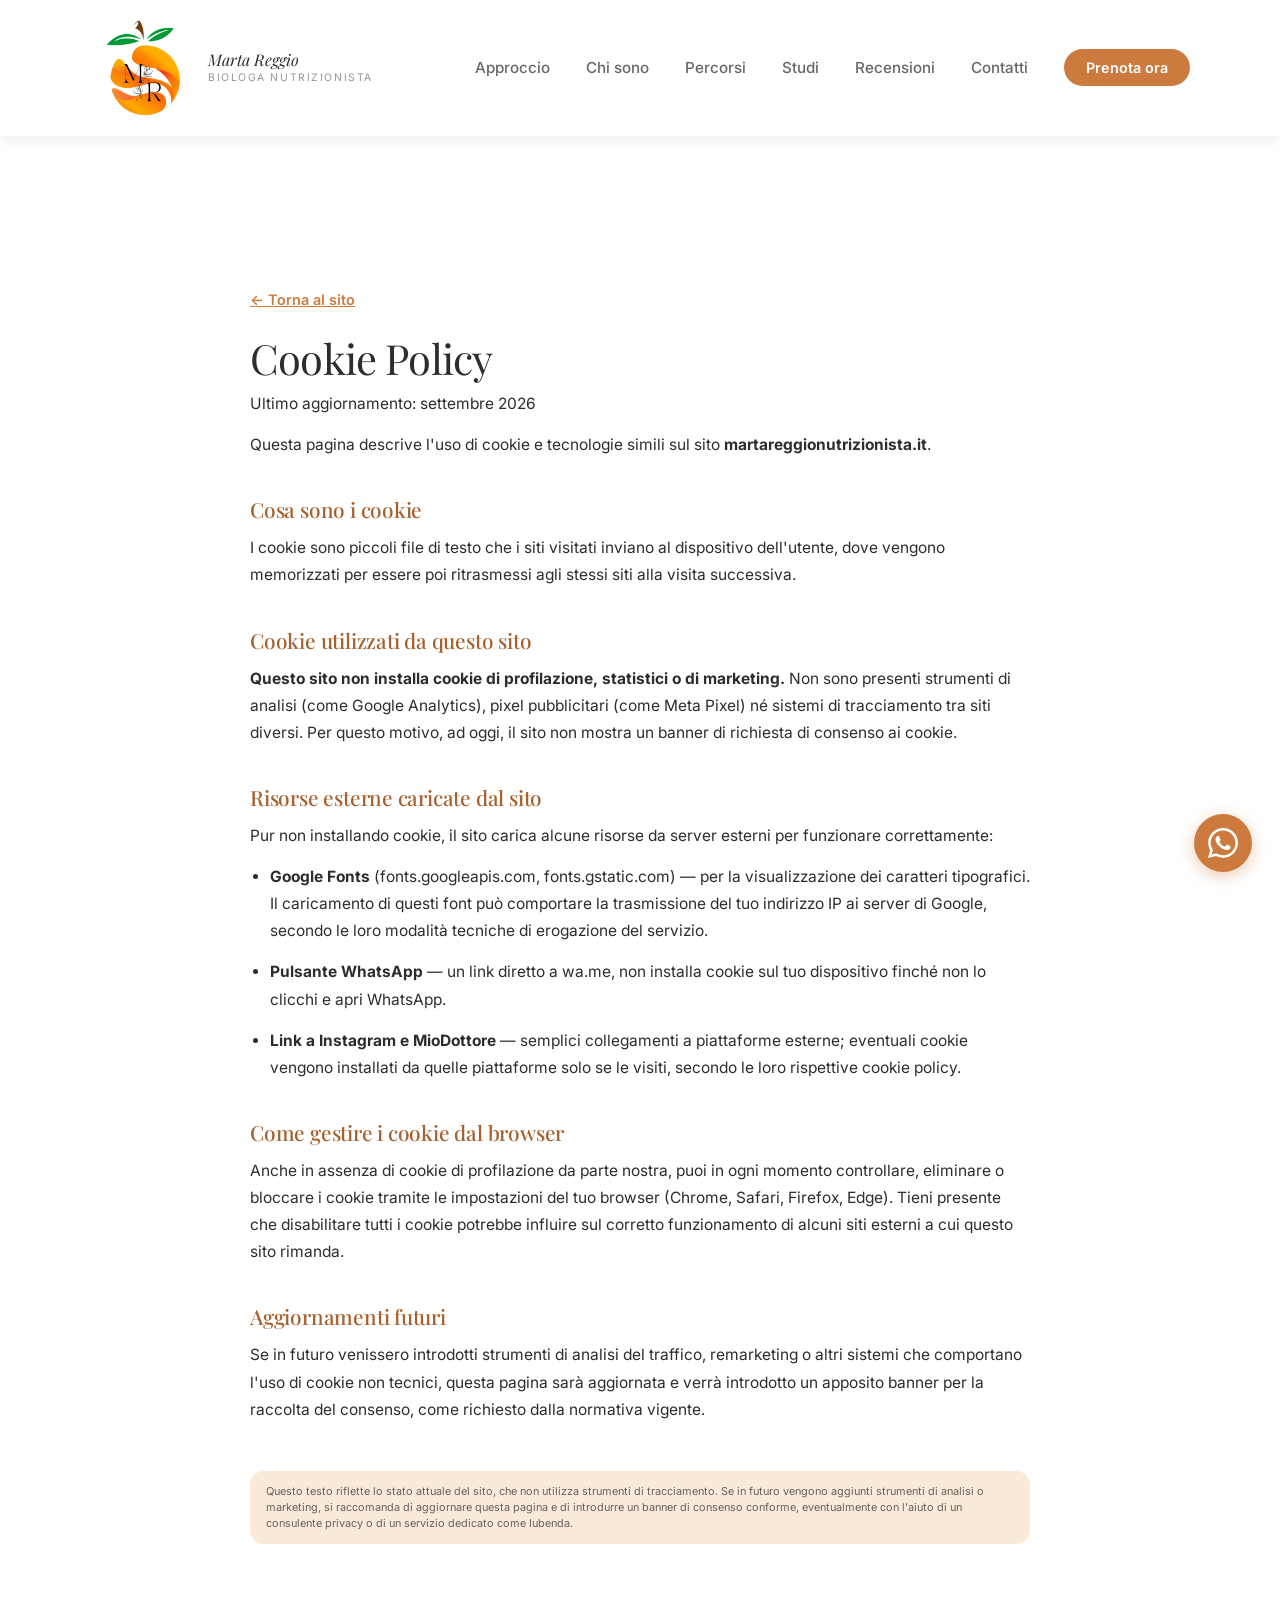
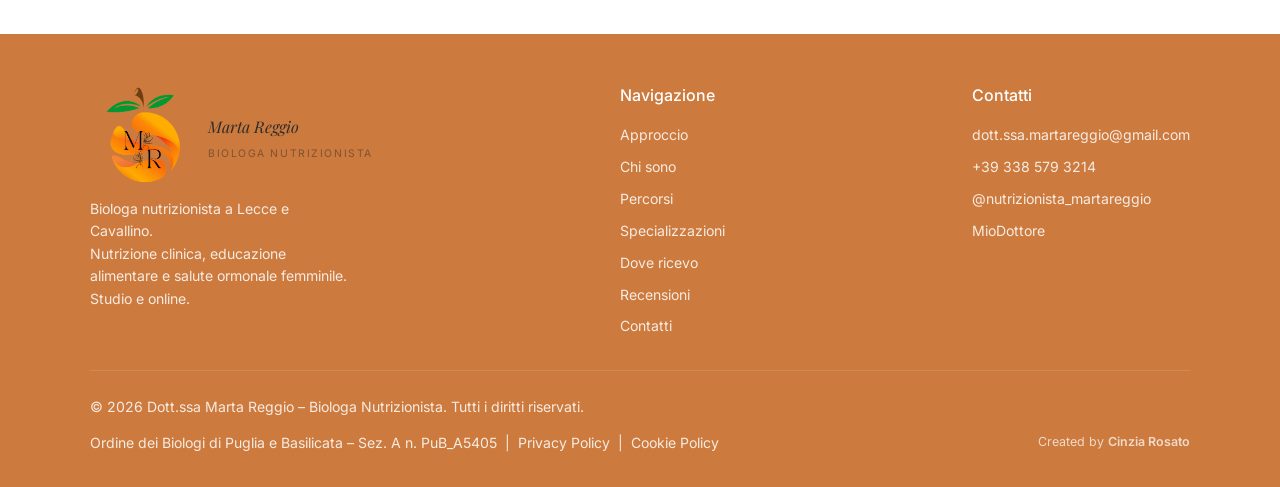
<file: cookie-policy.html>
<!DOCTYPE html>
<html lang="it">
<head>
  <meta charset="UTF-8" />
  <meta name="viewport" content="width=device-width, initial-scale=1.0" />
  <title>Cookie Policy | Dott.ssa Marta Reggio</title>
  <meta name="description" content="Cookie policy del sito di Dott.ssa Marta Reggio, Biologa Nutrizionista." />
  <meta name="robots" content="noindex" />
  <link rel="icon" type="image/png" href="img/logo-icon.png" />
  <link rel="preconnect" href="https://fonts.googleapis.com" />
  <link rel="preconnect" href="https://fonts.gstatic.com" crossorigin />
  <link href="https://fonts.googleapis.com/css2?family=Playfair+Display:wght@400&family=Inter:wght@200;300;400;500;600&display=swap" rel="stylesheet" />
  <link rel="stylesheet" href="css/style.css" />
</head>
<body>

<nav id="navbar">
  <div class="nav-inner">
    <a href="index.html" class="nav-logo">
      <img src="img/logo-icon.png" alt="Logo Marta Reggio" class="nav-logo-img" />
      <div class="nav-wordmark">
        <p class="name">Marta Reggio</p>
        <p class="role">Biologa Nutrizionista</p>
      </div>
    </a>
    <ul class="nav-links">
      <li><a href="index.html#approccio">Approccio</a></li>
      <li><a href="index.html#chi-sono">Chi sono</a></li>
      <li><a href="index.html#percorsi">Percorsi</a></li>
      <li><a href="index.html#dove-ricevo">Studi</a></li>
      <li><a href="index.html#testimonianze">Recensioni</a></li>
      <li><a href="index.html#contatti">Contatti</a></li>
      <li><a href="https://www.miodottore.it/z/AxaHVw" target="_blank" rel="noopener" class="btn-nav">Prenota ora</a></li>
    </ul>
    <div class="hamburger" onclick="toggleMenu()" id="hamburger">
      <span></span><span></span><span></span>
    </div>
  </div>
  <ul class="nav-mobile hidden" id="nav-mobile">
    <li><a href="index.html#approccio">Approccio</a></li>
    <li><a href="index.html#chi-sono">Chi sono</a></li>
    <li><a href="index.html#percorsi">Percorsi</a></li>
    <li><a href="index.html#dove-ricevo">Studi</a></li>
    <li><a href="index.html#testimonianze">Recensioni</a></li>
    <li><a href="index.html#contatti">Contatti</a></li>
    <li><a href="https://www.miodottore.it/z/AxaHVw" target="_blank" rel="noopener" class="btn-nav">Prenota ora</a></li>
  </ul>
</nav>

<section class="legal-page">
  <div class="container">
    <a href="index.html" class="back-link">← Torna al sito</a>
    <h1>Cookie Policy</h1>
    <p class="legal-updated">Ultimo aggiornamento: settembre 2026</p>

    <p>
      Questa pagina descrive l'uso di cookie e tecnologie simili sul sito
      <strong>martareggionutrizionista.it</strong>.
    </p>

    <h2>Cosa sono i cookie</h2>
    <p>
      I cookie sono piccoli file di testo che i siti visitati inviano al dispositivo dell'utente, dove
      vengono memorizzati per essere poi ritrasmessi agli stessi siti alla visita successiva.
    </p>

    <h2>Cookie utilizzati da questo sito</h2>
    <p>
      <strong>Questo sito non installa cookie di profilazione, statistici o di marketing.</strong> Non
      sono presenti strumenti di analisi (come Google Analytics), pixel pubblicitari (come Meta Pixel)
      né sistemi di tracciamento tra siti diversi. Per questo motivo, ad oggi, il sito non mostra un
      banner di richiesta di consenso ai cookie.
    </p>

    <h2>Risorse esterne caricate dal sito</h2>
    <p>
      Pur non installando cookie, il sito carica alcune risorse da server esterni per funzionare
      correttamente:
    </p>
    <ul>
      <li><strong>Google Fonts</strong> (fonts.googleapis.com, fonts.gstatic.com) — per la visualizzazione dei caratteri tipografici. Il caricamento di questi font può comportare la trasmissione del tuo indirizzo IP ai server di Google, secondo le loro modalità tecniche di erogazione del servizio.</li>
      <li><strong>Pulsante WhatsApp</strong> — un link diretto a wa.me, non installa cookie sul tuo dispositivo finché non lo clicchi e apri WhatsApp.</li>
      <li><strong>Link a Instagram e MioDottore</strong> — semplici collegamenti a piattaforme esterne; eventuali cookie vengono installati da quelle piattaforme solo se le visiti, secondo le loro rispettive cookie policy.</li>
    </ul>

    <h2>Come gestire i cookie dal browser</h2>
    <p>
      Anche in assenza di cookie di profilazione da parte nostra, puoi in ogni momento controllare,
      eliminare o bloccare i cookie tramite le impostazioni del tuo browser (Chrome, Safari, Firefox,
      Edge). Tieni presente che disabilitare tutti i cookie potrebbe influire sul corretto
      funzionamento di alcuni siti esterni a cui questo sito rimanda.
    </p>

    <h2>Aggiornamenti futuri</h2>
    <p>
      Se in futuro venissero introdotti strumenti di analisi del traffico, remarketing o altri sistemi
      che comportano l'uso di cookie non tecnici, questa pagina sarà aggiornata e verrà introdotto un
      apposito banner per la raccolta del consenso, come richiesto dalla normativa vigente.
    </p>

    <div class="legal-note">
      Questo testo riflette lo stato attuale del sito, che non utilizza strumenti di tracciamento. Se in
      futuro vengono aggiunti strumenti di analisi o marketing, si raccomanda di aggiornare questa
      pagina e di introdurre un banner di consenso conforme, eventualmente con l'aiuto di un consulente
      privacy o di un servizio dedicato come Iubenda.
    </div>
  </div>
</section>

<!-- FOOTER -->
<footer>
  <div class="footer-inner">
    <div class="footer-brand">
      <div class="nav-logo">
        <img src="img/logo-icon.png" alt="Logo Marta Reggio" class="nav-logo-img" />
        <div class="nav-wordmark">
          <p class="name">Marta Reggio</p>
          <p class="role">Biologa Nutrizionista</p>
        </div>
      </div>
      <p>Biologa nutrizionista a Lecce e Cavallino.<br>Nutrizione clinica, educazione alimentare e salute ormonale femminile.<br>Studio e online.</p>
    </div>
    <div class="footer-links">
      <h4>Navigazione</h4>
      <ul>
        <li><a href="index.html#approccio">Approccio</a></li>
        <li><a href="index.html#chi-sono">Chi sono</a></li>
        <li><a href="index.html#percorsi">Percorsi</a></li>
        <li><a href="index.html#specializzazioni">Specializzazioni</a></li>
        <li><a href="index.html#dove-ricevo">Dove ricevo</a></li>
        <li><a href="index.html#testimonianze">Recensioni</a></li>
        <li><a href="index.html#contatti">Contatti</a></li>
      </ul>
    </div>
    <div class="footer-links">
      <h4>Contatti</h4>
      <ul>
        <li><a href="mailto:dott.ssa.martareggio@gmail.com">dott.ssa.martareggio@gmail.com</a></li>
        <li><a href="https://wa.me/393385793214">+39 338 579 3214</a></li>
        <li><a href="https://instagram.com/nutrizionista_martareggio" target="_blank" rel="noopener">@nutrizionista_martareggio</a></li>
        <li><a href="https://www.miodottore.it/z/AxaHVw" target="_blank" rel="noopener">MioDottore</a></li>
      </ul>
    </div>
  </div>
  <div class="footer-bottom">
    <span>© 2026 Dott.ssa Marta Reggio – Biologa Nutrizionista. Tutti i diritti riservati.</span>
    <span>
      Ordine dei Biologi di Puglia e Basilicata – Sez. A n. PuB_A5405
      &nbsp;|&nbsp;
      <a href="privacy-policy.html" style="color:inherit;">Privacy Policy</a>
      &nbsp;|&nbsp;
      <a href="cookie-policy.html" style="color:inherit;">Cookie Policy</a>
    </span>
    <span class="site-credit">Created by <a href="https://instagram.com/rosatocinzia" target="_blank" rel="noopener">Cinzia Rosato</a></span>
  </div>
</footer>

<a href="https://wa.me/393385793214" class="wa-float" target="_blank" rel="noopener" title="Scrivimi su WhatsApp">
  <svg xmlns="http://www.w3.org/2000/svg" viewBox="0 0 24 24">
    <path d="M17.472 14.382c-.297-.149-1.758-.867-2.03-.967-.273-.099-.471-.148-.67.15-.197.297-.767.966-.94 1.164-.173.199-.347.223-.644.075-.297-.15-1.255-.463-2.39-1.475-.883-.788-1.48-1.761-1.653-2.059-.173-.297-.018-.458.13-.606.134-.133.298-.347.446-.52.149-.174.198-.298.298-.497.099-.198.05-.371-.025-.52-.075-.149-.669-1.612-.916-2.207-.242-.579-.487-.5-.669-.51-.173-.008-.371-.01-.57-.01-.198 0-.52.074-.792.372-.272.297-1.04 1.016-1.04 2.479 0 1.462 1.065 2.875 1.213 3.074.149.198 2.096 3.2 5.077 4.487.709.306 1.262.489 1.694.625.712.227 1.36.195 1.871.118.571-.085 1.758-.719 2.006-1.413.248-.694.248-1.289.173-1.413-.074-.124-.272-.198-.57-.347m-5.421 7.403h-.004a9.87 9.87 0 01-5.031-1.378l-.361-.214-3.741.982.998-3.648-.235-.374a9.86 9.86 0 01-1.51-5.26c.001-5.45 4.436-9.884 9.888-9.884 2.64 0 5.122 1.03 6.988 2.898a9.825 9.825 0 012.893 6.994c-.003 5.45-4.437 9.884-9.885 9.884m8.413-18.297A11.815 11.815 0 0012.05 0C5.495 0 .16 5.335.157 11.892c0 2.096.547 4.142 1.588 5.945L.057 24l6.305-1.654a11.882 11.882 0 005.683 1.448h.005c6.554 0 11.89-5.335 11.893-11.893a11.821 11.821 0 00-3.48-8.413z"/>
  </svg>
</a>

<script src="js/script.js"></script>
</body>
</html>
</file>
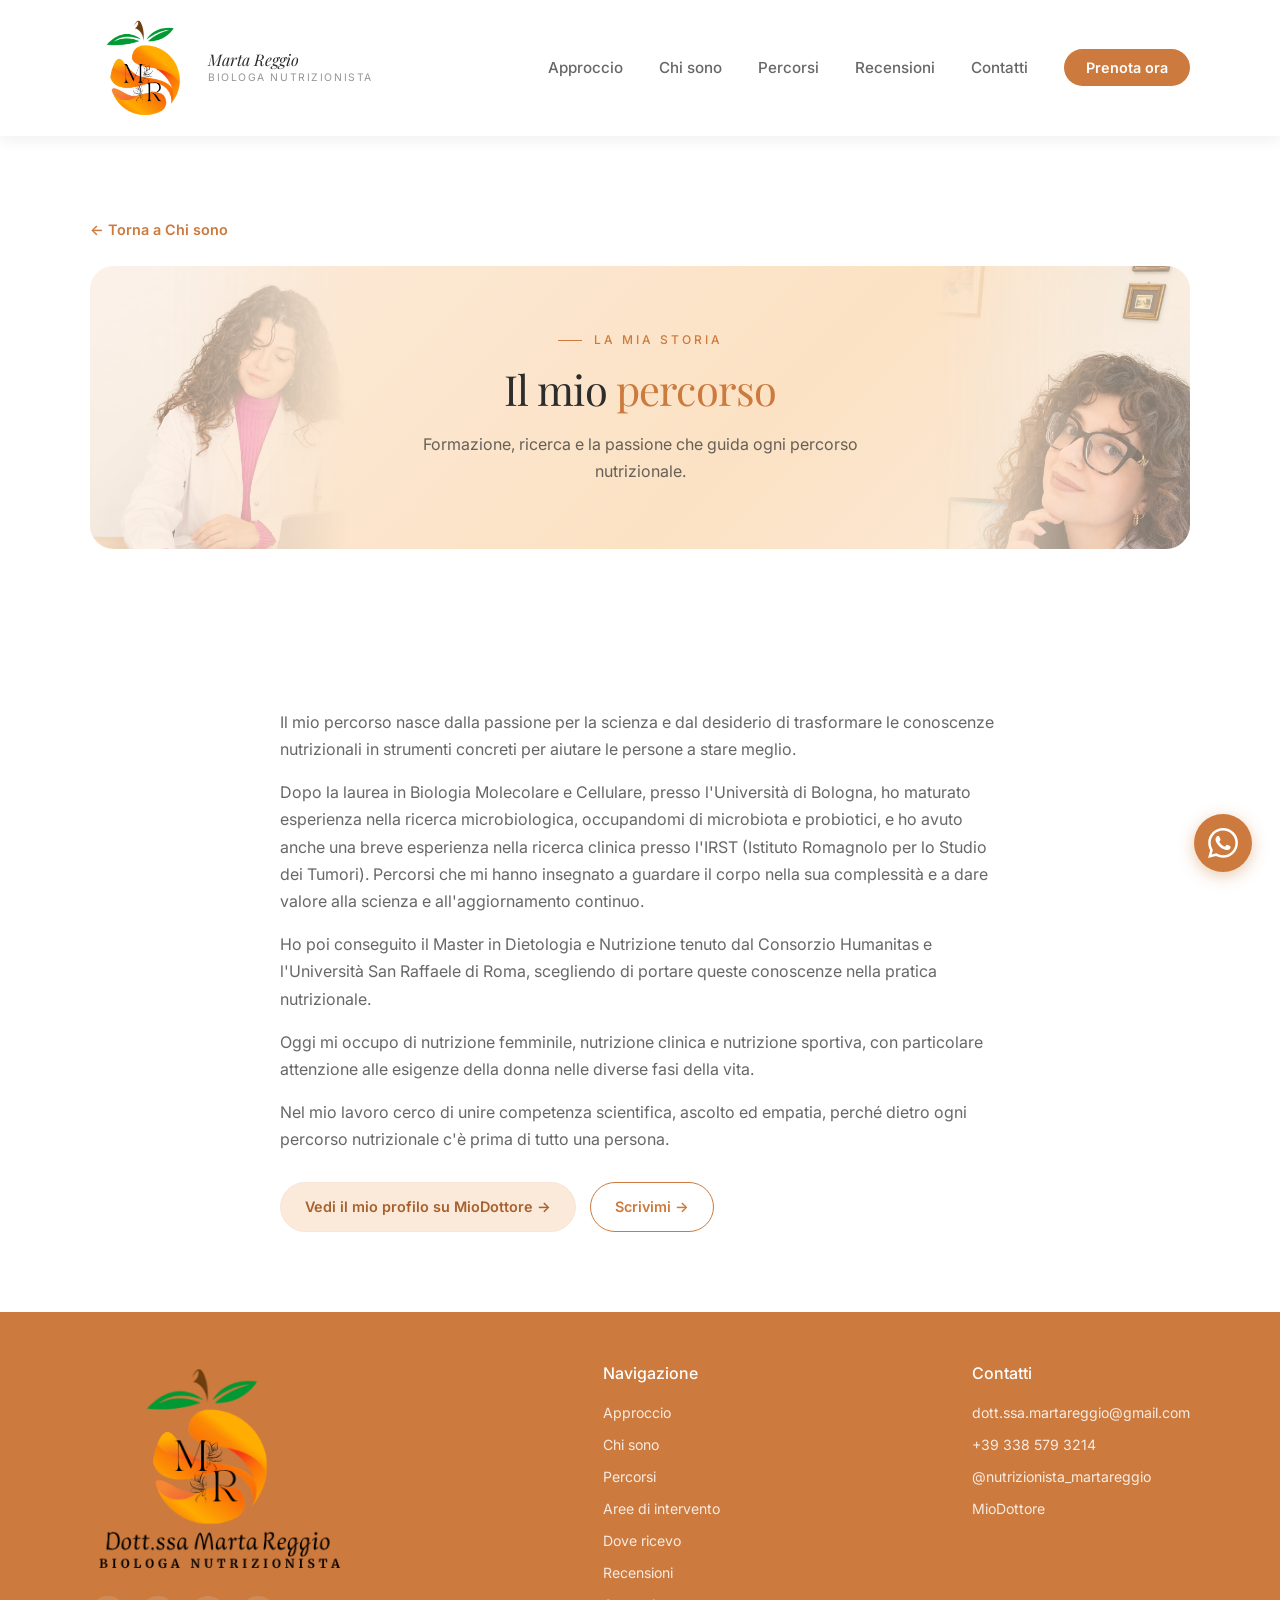
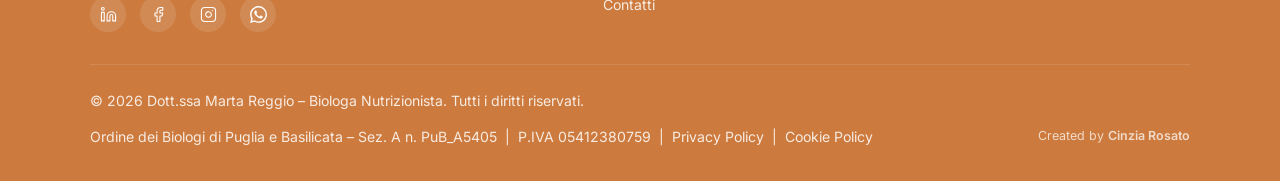
<file: la-mia-storia.html>
<!DOCTYPE html>
<html lang="it">
<head>
  <meta charset="UTF-8" />
  <meta name="viewport" content="width=device-width, initial-scale=1.0" />
  <title>La mia storia | Dott.ssa Marta Reggio</title>
  <meta name="description" content="Il percorso di studi e ricerca della Dott.ssa Marta Reggio, Biologa Nutrizionista." />
  <link rel="icon" type="image/png" href="img/logo-icon.png" />
  <link rel="canonical" href="https://martareggionutrizionista.it/la-mia-storia.html" />
  <meta name="robots" content="index, follow" />
  <link rel="preconnect" href="https://fonts.googleapis.com" />
  <link rel="preconnect" href="https://fonts.gstatic.com" crossorigin />
  <link href="https://fonts.googleapis.com/css2?family=Playfair+Display:wght@400&family=Inter:wght@200;300;400;500;600&display=swap" rel="stylesheet" />
  <link rel="stylesheet" href="css/style.css" />
</head>
<body>

<!-- NAVIGAZIONE -->
<nav id="navbar">
  <div class="nav-inner">
    <a href="index.html#home" class="nav-logo">
      <img src="img/logo-icon.png" alt="Logo Marta Reggio" class="nav-logo-img" />
      <div class="nav-wordmark">
        <p class="name">Marta Reggio</p>
        <p class="role">Biologa Nutrizionista</p>
      </div>
    </a>
    <ul class="nav-links">
      <li><a href="index.html#approccio">Approccio</a></li>
      <li><a href="index.html#chi-sono">Chi sono</a></li>
      <li><a href="index.html#percorsi">Percorsi</a></li>
      <li><a href="index.html#testimonianze">Recensioni</a></li>
      <li><a href="index.html#contatti">Contatti</a></li>
      <li><a href="https://www.miodottore.it/z/AxaHVw" target="_blank" rel="noopener" class="btn-nav">Prenota ora</a></li>
    </ul>
    <div class="hamburger" onclick="toggleMenu()" id="hamburger">
      <span></span><span></span><span></span>
    </div>
  </div>
  <ul class="nav-mobile hidden" id="nav-mobile">
    <li><a href="index.html#approccio" onclick="closeMenu()">Approccio</a></li>
    <li><a href="index.html#chi-sono" onclick="closeMenu()">Chi sono</a></li>
    <li><a href="index.html#percorsi" onclick="closeMenu()">Percorsi</a></li>
    <li><a href="index.html#testimonianze" onclick="closeMenu()">Recensioni</a></li>
    <li><a href="index.html#contatti" onclick="closeMenu()">Contatti</a></li>
    <li><a href="https://www.miodottore.it/z/AxaHVw" target="_blank" rel="noopener" class="btn-nav" onclick="closeMenu()">Prenota ora</a></li>
  </ul>
</nav>

<!-- LA MIA STORIA -->
<section id="la-mia-storia-intro" style="background:var(--white);">
  <div class="container">
    <a href="index.html#chi-sono" class="back-link">&larr; Torna a Chi sono</a>
    <div class="storia-intro-box" data-reveal>
      <div class="storia-intro-photo left"></div>
      <div class="storia-intro-photo right"></div>
      <div class="eyebrow" style="justify-content:center;"><div class="dash"></div><span>La mia storia</span></div>
      <h1 class="section-title">Il mio <em>percorso</em></h1>
      <p class="storia-intro-sub">Formazione, ricerca e la passione che guida ogni percorso nutrizionale.</p>
    </div>
  </div>
</section>

<section id="la-mia-storia" style="background:var(--white);">
  <div class="container" style="max-width:720px;">
    <p style="color:var(--text-light);margin-bottom:16px;">
      Il mio percorso nasce dalla passione per la scienza e dal desiderio di trasformare le
      conoscenze nutrizionali in strumenti concreti per aiutare le persone a stare meglio.
    </p>
    <p style="color:var(--text-light);margin-bottom:16px;">
      Dopo la laurea in Biologia Molecolare e Cellulare, presso l'Università di Bologna, ho
      maturato esperienza nella ricerca microbiologica, occupandomi di microbiota e probiotici,
      e ho avuto anche una breve esperienza nella ricerca clinica presso l'IRST (Istituto
      Romagnolo per lo Studio dei Tumori). Percorsi che mi hanno insegnato a guardare il corpo
      nella sua complessità e a dare valore alla scienza e all'aggiornamento continuo.
    </p>
    <p style="color:var(--text-light);margin-bottom:16px;">
      Ho poi conseguito il Master in Dietologia e Nutrizione tenuto dal Consorzio Humanitas e
      l'Università San Raffaele di Roma, scegliendo di portare queste conoscenze nella pratica
      nutrizionale.
    </p>
    <p style="color:var(--text-light);margin-bottom:16px;">
      Oggi mi occupo di nutrizione femminile, nutrizione clinica e nutrizione sportiva, con
      particolare attenzione alle esigenze della donna nelle diverse fasi della vita.
    </p>
    <p style="color:var(--text-light);margin-bottom:16px;">
      Nel mio lavoro cerco di unire competenza scientifica, ascolto ed empatia, perché dietro
      ogni percorso nutrizionale c'è prima di tutto una persona.
    </p>

    <div class="chisono-ctas">
      <a href="https://www.miodottore.it/z/AxaHVw" target="_blank" rel="noopener" class="miodottore-btn">
        Vedi il mio profilo su MioDottore →
      </a>
      <a href="index.html#contatti" class="story-btn">
        Scrivimi →
      </a>
    </div>
  </div>
</section>

<!-- FOOTER -->
<footer>
  <div class="footer-inner">
    <div class="footer-brand">
      <img src="img/logo-full.png" alt="Dott.ssa Marta Reggio – Biologa Nutrizionista" class="footer-logo-full" />
      <div class="footer-social">
        <a href="https://www.linkedin.com/in/marta-reggio-28b874172" target="_blank" rel="noopener" aria-label="LinkedIn"><svg xmlns="http://www.w3.org/2000/svg" viewBox="0 0 24 24" fill="none" stroke="currentColor" stroke-width="1.5" stroke-linecap="round" stroke-linejoin="round"><path d="M16 8a6 6 0 0 1 6 6v7h-4v-7a2 2 0 0 0-2-2 2 2 0 0 0-2 2v7h-4v-7a6 6 0 0 1 6-6z" /><rect width="4" height="12" x="2" y="9" /><circle cx="4" cy="4" r="2" /></svg></a>
        <a href="https://www.facebook.com/share/19fQ412tSJ/" target="_blank" rel="noopener" aria-label="Facebook"><svg xmlns="http://www.w3.org/2000/svg" viewBox="0 0 24 24" fill="none" stroke="currentColor" stroke-width="1.5" stroke-linecap="round" stroke-linejoin="round"><path d="M18 2h-3a5 5 0 0 0-5 5v3H7v4h3v8h4v-8h3l1-4h-4V7a1 1 0 0 1 1-1h3z" /></svg></a>
        <a href="https://instagram.com/nutrizionista_martareggio" target="_blank" rel="noopener" aria-label="Instagram"><svg xmlns="http://www.w3.org/2000/svg" viewBox="0 0 24 24" fill="none" stroke="currentColor" stroke-width="1.5" stroke-linecap="round" stroke-linejoin="round"><rect width="20" height="20" x="2" y="2" rx="5" ry="5" /><path d="M16 11.37A4 4 0 1 1 12.63 8 4 4 0 0 1 16 11.37z" /><line x1="17.5" x2="17.51" y1="6.5" y2="6.5" /></svg></a>
        <a href="https://wa.me/393385793214" target="_blank" rel="noopener" aria-label="WhatsApp"><svg xmlns="http://www.w3.org/2000/svg" viewBox="0 0 24 24" fill="currentColor"><path d="M17.472 14.382c-.297-.149-1.758-.867-2.03-.967-.273-.099-.471-.148-.67.15-.197.297-.767.966-.94 1.164-.173.199-.347.223-.644.075-.297-.15-1.255-.463-2.39-1.475-.883-.788-1.48-1.761-1.653-2.059-.173-.297-.018-.458.13-.606.134-.133.298-.347.446-.52.149-.174.198-.298.298-.497.099-.198.05-.371-.025-.52-.075-.149-.669-1.612-.916-2.207-.242-.579-.487-.5-.669-.51-.173-.008-.371-.01-.57-.01-.198 0-.52.074-.792.372-.272.297-1.04 1.016-1.04 2.479 0 1.462 1.065 2.875 1.213 3.074.149.198 2.096 3.2 5.077 4.487.709.306 1.262.489 1.694.625.712.227 1.36.195 1.871.118.571-.085 1.758-.719 2.006-1.413.248-.694.248-1.289.173-1.413-.074-.124-.272-.198-.57-.347m-5.421 7.403h-.004a9.87 9.87 0 01-5.031-1.378l-.361-.214-3.741.982.998-3.648-.235-.374a9.86 9.86 0 01-1.51-5.26c.001-5.45 4.436-9.884 9.888-9.884 2.64 0 5.122 1.03 6.988 2.898a9.825 9.825 0 012.893 6.994c-.003 5.45-4.437 9.884-9.885 9.884m8.413-18.297A11.815 11.815 0 0012.05 0C5.495 0 .16 5.335.157 11.892c0 2.096.547 4.142 1.588 5.945L.057 24l6.305-1.654a11.882 11.882 0 005.683 1.448h.005c6.554 0 11.89-5.335 11.893-11.893a11.821 11.821 0 00-3.48-8.413z"/></svg></a>
      </div>
    </div>
    <div class="footer-links">
      <h4>Navigazione</h4>
      <ul>
        <li><a href="index.html#approccio">Approccio</a></li>
        <li><a href="index.html#chi-sono">Chi sono</a></li>
        <li><a href="index.html#percorsi">Percorsi</a></li>
        <li><a href="index.html#specializzazioni">Aree di intervento</a></li>
        <li><a href="index.html#dove-ricevo">Dove ricevo</a></li>
        <li><a href="index.html#testimonianze">Recensioni</a></li>
        <li><a href="index.html#contatti">Contatti</a></li>
      </ul>
    </div>
    <div class="footer-links">
      <h4>Contatti</h4>
      <ul>
        <li><a href="mailto:dott.ssa.martareggio@gmail.com">dott.ssa.martareggio@gmail.com</a></li>
        <li><a href="https://wa.me/393385793214">+39 338 579 3214</a></li>
        <li><a href="https://instagram.com/nutrizionista_martareggio" target="_blank" rel="noopener">@nutrizionista_martareggio</a></li>
        <li><a href="https://www.miodottore.it/z/AxaHVw" target="_blank" rel="noopener">MioDottore</a></li>
      </ul>
    </div>
  </div>
  <div class="footer-bottom">
    <span>© 2026 Dott.ssa Marta Reggio – Biologa Nutrizionista. Tutti i diritti riservati.</span>
    <span>
      Ordine dei Biologi di Puglia e Basilicata – Sez. A n. PuB_A5405
      &nbsp;|&nbsp;
      P.IVA 05412380759
      &nbsp;|&nbsp;
      <a href="privacy-policy.html" style="color:inherit;">Privacy Policy</a>
      &nbsp;|&nbsp;
      <a href="cookie-policy.html" style="color:inherit;">Cookie Policy</a>
    </span>
    <span class="site-credit">Created by <a href="https://instagram.com/rosatocinzia" target="_blank" rel="noopener">Cinzia Rosato</a></span>
  </div>
</footer>

<!-- BOTTONE WHATSAPP FISSO -->
<a href="https://wa.me/393385793214" class="wa-float" target="_blank" rel="noopener" title="Scrivimi su WhatsApp">
  <svg xmlns="http://www.w3.org/2000/svg" viewBox="0 0 24 24">
    <path d="M17.472 14.382c-.297-.149-1.758-.867-2.03-.967-.273-.099-.471-.148-.67.15-.197.297-.767.966-.94 1.164-.173.199-.347.223-.644.075-.297-.15-1.255-.463-2.39-1.475-.883-.788-1.48-1.761-1.653-2.059-.173-.297-.018-.458.13-.606.134-.133.298-.347.446-.52.149-.174.198-.298.298-.497.099-.198.05-.371-.025-.52-.075-.149-.669-1.612-.916-2.207-.242-.579-.487-.5-.669-.51-.173-.008-.371-.01-.57-.01-.198 0-.52.074-.792.372-.272.297-1.04 1.016-1.04 2.479 0 1.462 1.065 2.875 1.213 3.074.149.198 2.096 3.2 5.077 4.487.709.306 1.262.489 1.694.625.712.227 1.36.195 1.871.118.571-.085 1.758-.719 2.006-1.413.248-.694.248-1.289.173-1.413-.074-.124-.272-.198-.57-.347m-5.421 7.403h-.004a9.87 9.87 0 01-5.031-1.378l-.361-.214-3.741.982.998-3.648-.235-.374a9.86 9.86 0 01-1.51-5.26c.001-5.45 4.436-9.884 9.888-9.884 2.64 0 5.122 1.03 6.988 2.898a9.825 9.825 0 012.893 6.994c-.003 5.45-4.437 9.884-9.885 9.884m8.413-18.297A11.815 11.815 0 0012.05 0C5.495 0 .16 5.335.157 11.892c0 2.096.547 4.142 1.588 5.945L.057 24l6.305-1.654a11.882 11.882 0 005.683 1.448h.005c6.554 0 11.89-5.335 11.893-11.893a11.821 11.821 0 00-3.48-8.413z"/>
  </svg>
</a>

<script src="js/script.js"></script>
</body>
</html>
</file>
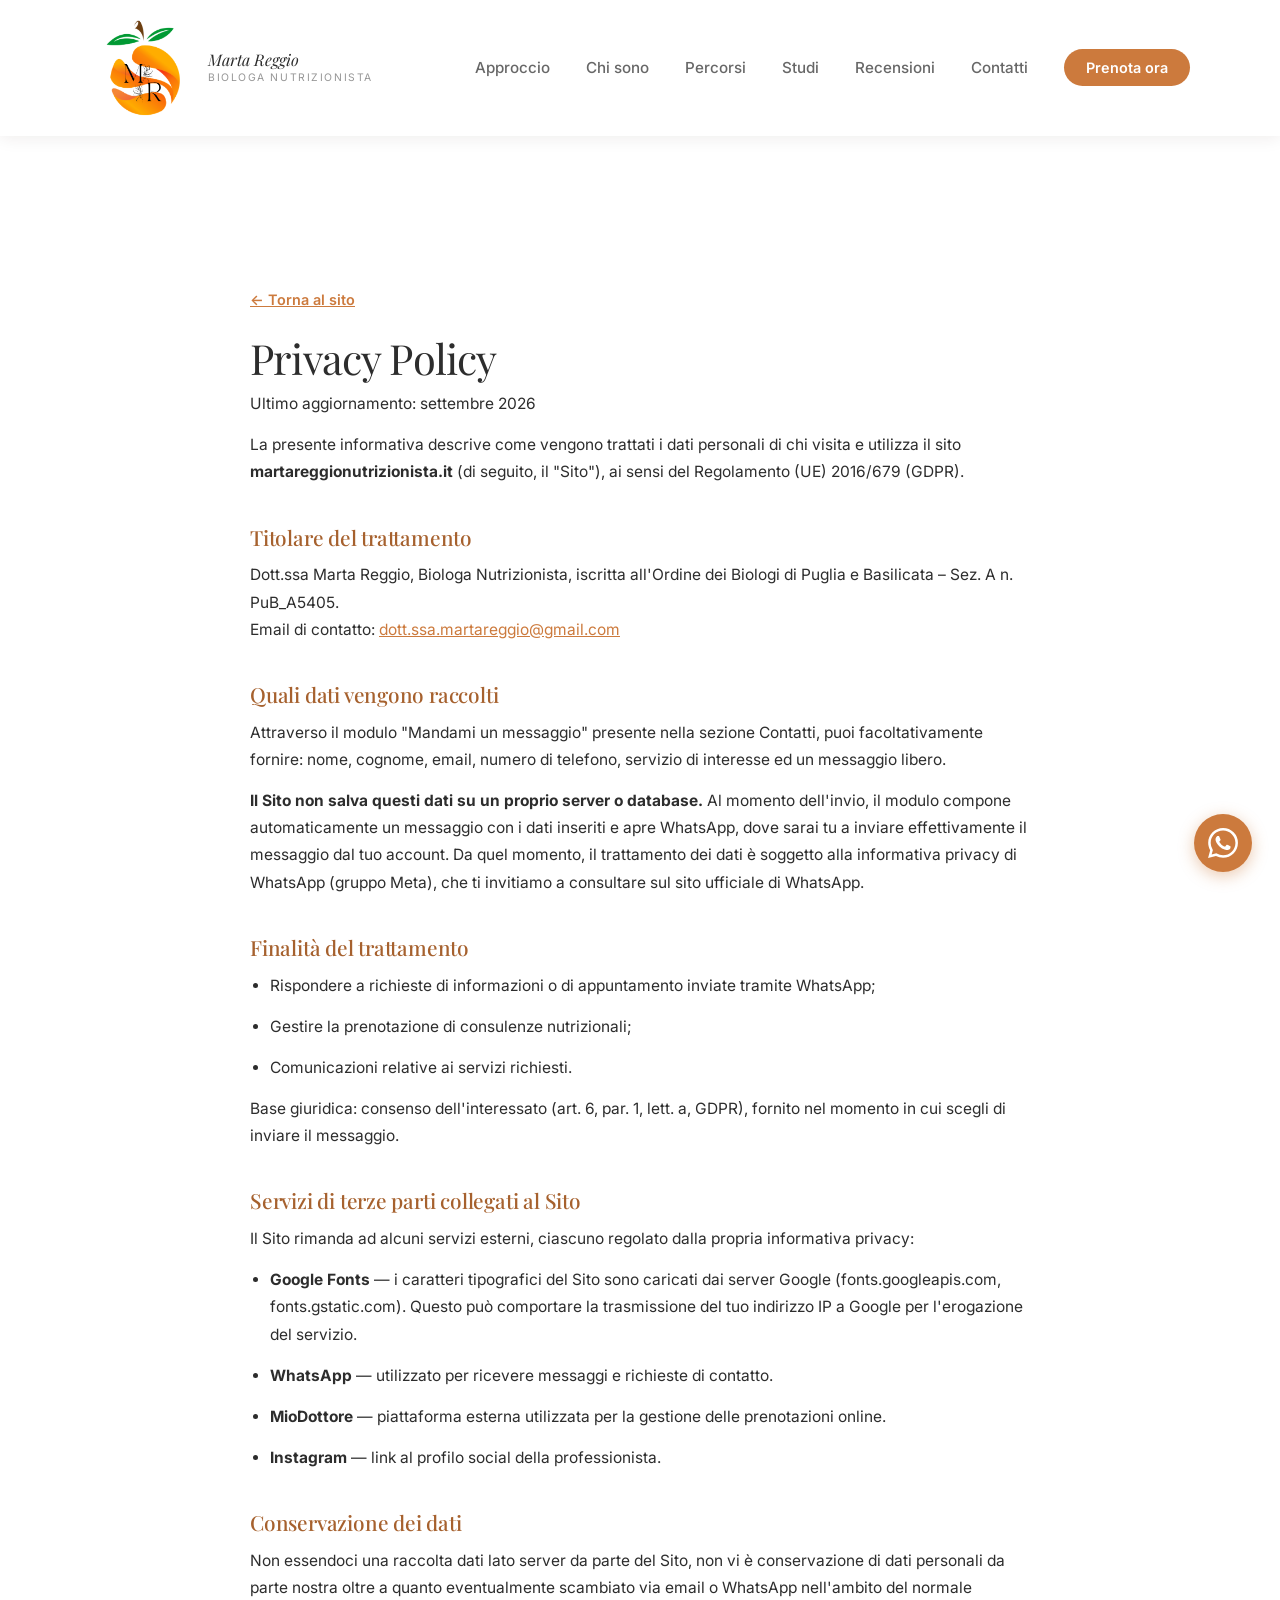
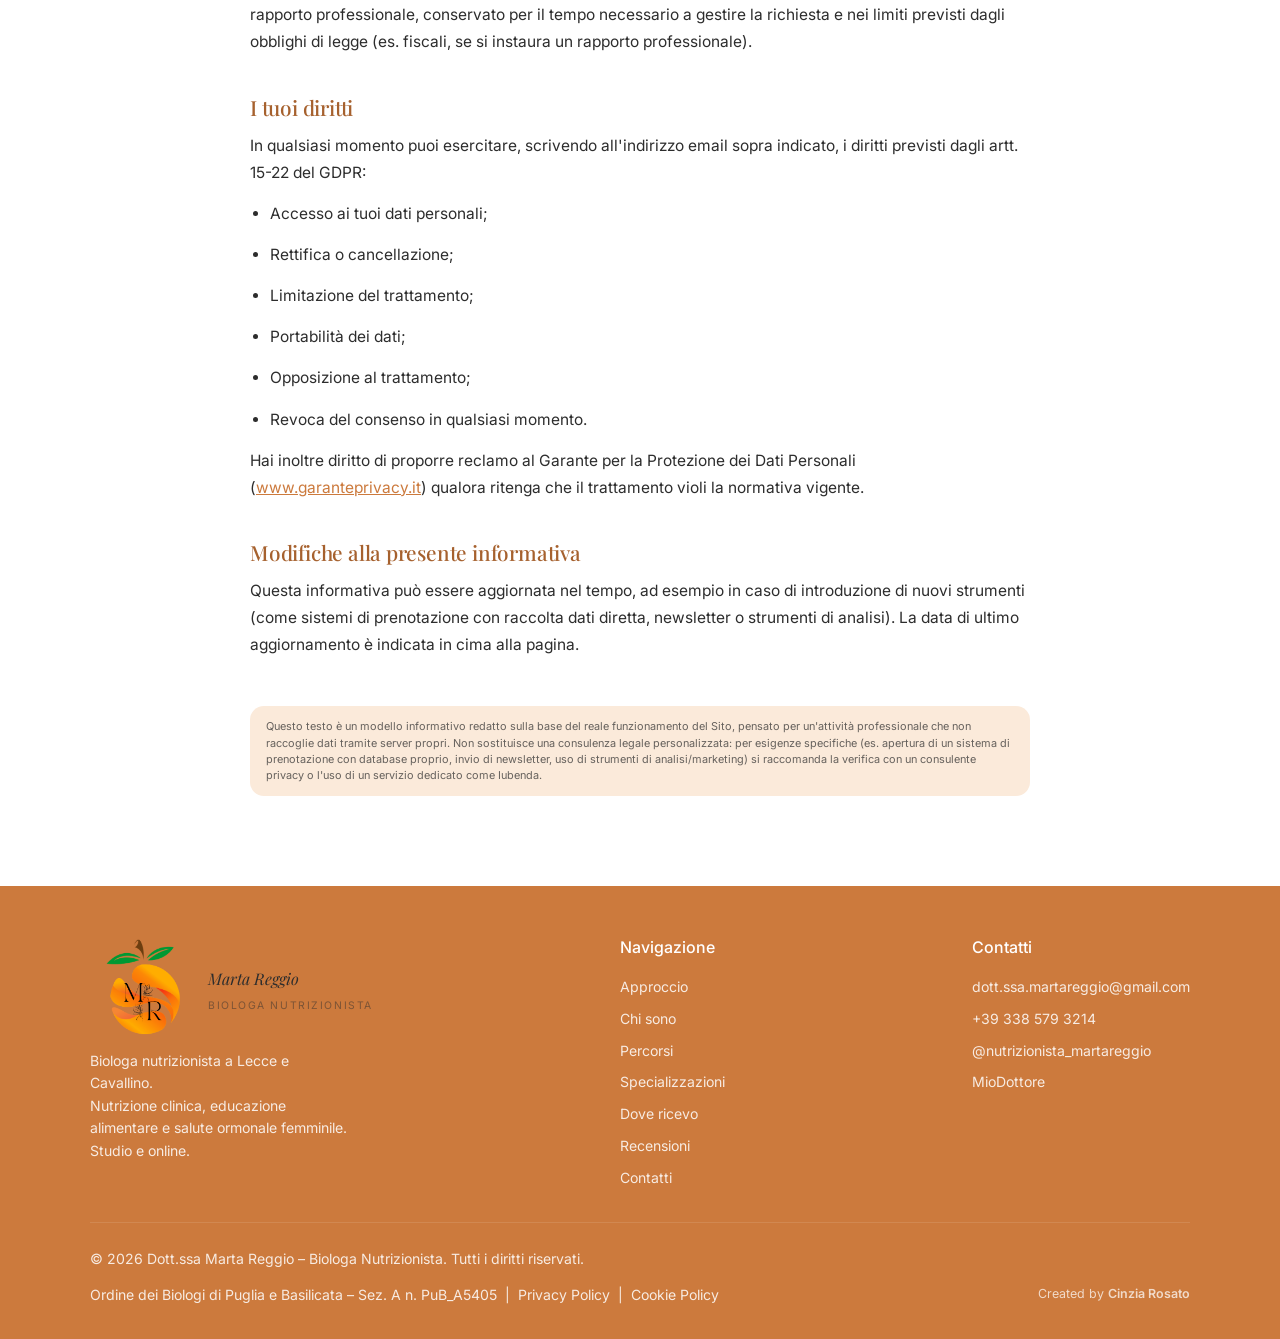
<file: privacy-policy.html>
<!DOCTYPE html>
<html lang="it">
<head>
  <meta charset="UTF-8" />
  <meta name="viewport" content="width=device-width, initial-scale=1.0" />
  <title>Privacy Policy | Dott.ssa Marta Reggio</title>
  <meta name="description" content="Informativa sulla privacy del sito di Dott.ssa Marta Reggio, Biologa Nutrizionista." />
  <meta name="robots" content="noindex" />
  <link rel="icon" type="image/png" href="img/logo-icon.png" />
  <link rel="preconnect" href="https://fonts.googleapis.com" />
  <link rel="preconnect" href="https://fonts.gstatic.com" crossorigin />
  <link href="https://fonts.googleapis.com/css2?family=Playfair+Display:wght@400&family=Inter:wght@200;300;400;500;600&display=swap" rel="stylesheet" />
  <link rel="stylesheet" href="css/style.css" />
</head>
<body>

<nav id="navbar">
  <div class="nav-inner">
    <a href="index.html" class="nav-logo">
      <img src="img/logo-icon.png" alt="Logo Marta Reggio" class="nav-logo-img" />
      <div class="nav-wordmark">
        <p class="name">Marta Reggio</p>
        <p class="role">Biologa Nutrizionista</p>
      </div>
    </a>
    <ul class="nav-links">
      <li><a href="index.html#approccio">Approccio</a></li>
      <li><a href="index.html#chi-sono">Chi sono</a></li>
      <li><a href="index.html#percorsi">Percorsi</a></li>
      <li><a href="index.html#dove-ricevo">Studi</a></li>
      <li><a href="index.html#testimonianze">Recensioni</a></li>
      <li><a href="index.html#contatti">Contatti</a></li>
      <li><a href="https://www.miodottore.it/z/AxaHVw" target="_blank" rel="noopener" class="btn-nav">Prenota ora</a></li>
    </ul>
    <div class="hamburger" onclick="toggleMenu()" id="hamburger">
      <span></span><span></span><span></span>
    </div>
  </div>
  <ul class="nav-mobile hidden" id="nav-mobile">
    <li><a href="index.html#approccio">Approccio</a></li>
    <li><a href="index.html#chi-sono">Chi sono</a></li>
    <li><a href="index.html#percorsi">Percorsi</a></li>
    <li><a href="index.html#dove-ricevo">Studi</a></li>
    <li><a href="index.html#testimonianze">Recensioni</a></li>
    <li><a href="index.html#contatti">Contatti</a></li>
    <li><a href="https://www.miodottore.it/z/AxaHVw" target="_blank" rel="noopener" class="btn-nav">Prenota ora</a></li>
  </ul>
</nav>

<section class="legal-page">
  <div class="container">
    <a href="index.html" class="back-link">← Torna al sito</a>
    <h1>Privacy Policy</h1>
    <p class="legal-updated">Ultimo aggiornamento: settembre 2026</p>

    <p>
      La presente informativa descrive come vengono trattati i dati personali di chi visita e utilizza
      il sito <strong>martareggionutrizionista.it</strong> (di seguito, il "Sito"), ai sensi del
      Regolamento (UE) 2016/679 (GDPR).
    </p>

    <h2>Titolare del trattamento</h2>
    <p>
      Dott.ssa Marta Reggio, Biologa Nutrizionista, iscritta all'Ordine dei Biologi di Puglia e
      Basilicata – Sez. A n. PuB_A5405.<br>
      Email di contatto: <a href="mailto:dott.ssa.martareggio@gmail.com">dott.ssa.martareggio@gmail.com</a>
    </p>

    <h2>Quali dati vengono raccolti</h2>
    <p>
      Attraverso il modulo "Mandami un messaggio" presente nella sezione Contatti, puoi facoltativamente
      fornire: nome, cognome, email, numero di telefono, servizio di interesse ed un messaggio libero.
    </p>
    <p>
      <strong>Il Sito non salva questi dati su un proprio server o database.</strong> Al momento
      dell'invio, il modulo compone automaticamente un messaggio con i dati inseriti e apre WhatsApp,
      dove sarai tu a inviare effettivamente il messaggio dal tuo account. Da quel momento, il
      trattamento dei dati è soggetto alla informativa privacy di WhatsApp (gruppo Meta), che ti
      invitiamo a consultare sul sito ufficiale di WhatsApp.
    </p>

    <h2>Finalità del trattamento</h2>
    <ul>
      <li>Rispondere a richieste di informazioni o di appuntamento inviate tramite WhatsApp;</li>
      <li>Gestire la prenotazione di consulenze nutrizionali;</li>
      <li>Comunicazioni relative ai servizi richiesti.</li>
    </ul>
    <p>Base giuridica: consenso dell'interessato (art. 6, par. 1, lett. a, GDPR), fornito nel momento in cui scegli di inviare il messaggio.</p>

    <h2>Servizi di terze parti collegati al Sito</h2>
    <p>Il Sito rimanda ad alcuni servizi esterni, ciascuno regolato dalla propria informativa privacy:</p>
    <ul>
      <li><strong>Google Fonts</strong> — i caratteri tipografici del Sito sono caricati dai server Google (fonts.googleapis.com, fonts.gstatic.com). Questo può comportare la trasmissione del tuo indirizzo IP a Google per l'erogazione del servizio.</li>
      <li><strong>WhatsApp</strong> — utilizzato per ricevere messaggi e richieste di contatto.</li>
      <li><strong>MioDottore</strong> — piattaforma esterna utilizzata per la gestione delle prenotazioni online.</li>
      <li><strong>Instagram</strong> — link al profilo social della professionista.</li>
    </ul>

    <h2>Conservazione dei dati</h2>
    <p>
      Non essendoci una raccolta dati lato server da parte del Sito, non vi è conservazione di dati
      personali da parte nostra oltre a quanto eventualmente scambiato via email o WhatsApp nell'ambito
      del normale rapporto professionale, conservato per il tempo necessario a gestire la richiesta e
      nei limiti previsti dagli obblighi di legge (es. fiscali, se si instaura un rapporto professionale).
    </p>

    <h2>I tuoi diritti</h2>
    <p>In qualsiasi momento puoi esercitare, scrivendo all'indirizzo email sopra indicato, i diritti previsti dagli artt. 15-22 del GDPR:</p>
    <ul>
      <li>Accesso ai tuoi dati personali;</li>
      <li>Rettifica o cancellazione;</li>
      <li>Limitazione del trattamento;</li>
      <li>Portabilità dei dati;</li>
      <li>Opposizione al trattamento;</li>
      <li>Revoca del consenso in qualsiasi momento.</li>
    </ul>
    <p>
      Hai inoltre diritto di proporre reclamo al Garante per la Protezione dei Dati Personali
      (<a href="https://www.garanteprivacy.it" target="_blank" rel="noopener">www.garanteprivacy.it</a>)
      qualora ritenga che il trattamento violi la normativa vigente.
    </p>

    <h2>Modifiche alla presente informativa</h2>
    <p>
      Questa informativa può essere aggiornata nel tempo, ad esempio in caso di introduzione di nuovi
      strumenti (come sistemi di prenotazione con raccolta dati diretta, newsletter o strumenti di
      analisi). La data di ultimo aggiornamento è indicata in cima alla pagina.
    </p>

    <div class="legal-note">
      Questo testo è un modello informativo redatto sulla base del reale funzionamento del Sito, pensato
      per un'attività professionale che non raccoglie dati tramite server propri. Non sostituisce una
      consulenza legale personalizzata: per esigenze specifiche (es. apertura di un sistema di
      prenotazione con database proprio, invio di newsletter, uso di strumenti di analisi/marketing) si
      raccomanda la verifica con un consulente privacy o l'uso di un servizio dedicato come Iubenda.
    </div>
  </div>
</section>

<!-- FOOTER -->
<footer>
  <div class="footer-inner">
    <div class="footer-brand">
      <div class="nav-logo">
        <img src="img/logo-icon.png" alt="Logo Marta Reggio" class="nav-logo-img" />
        <div class="nav-wordmark">
          <p class="name">Marta Reggio</p>
          <p class="role">Biologa Nutrizionista</p>
        </div>
      </div>
      <p>Biologa nutrizionista a Lecce e Cavallino.<br>Nutrizione clinica, educazione alimentare e salute ormonale femminile.<br>Studio e online.</p>
    </div>
    <div class="footer-links">
      <h4>Navigazione</h4>
      <ul>
        <li><a href="index.html#approccio">Approccio</a></li>
        <li><a href="index.html#chi-sono">Chi sono</a></li>
        <li><a href="index.html#percorsi">Percorsi</a></li>
        <li><a href="index.html#specializzazioni">Specializzazioni</a></li>
        <li><a href="index.html#dove-ricevo">Dove ricevo</a></li>
        <li><a href="index.html#testimonianze">Recensioni</a></li>
        <li><a href="index.html#contatti">Contatti</a></li>
      </ul>
    </div>
    <div class="footer-links">
      <h4>Contatti</h4>
      <ul>
        <li><a href="mailto:dott.ssa.martareggio@gmail.com">dott.ssa.martareggio@gmail.com</a></li>
        <li><a href="https://wa.me/393385793214">+39 338 579 3214</a></li>
        <li><a href="https://instagram.com/nutrizionista_martareggio" target="_blank" rel="noopener">@nutrizionista_martareggio</a></li>
        <li><a href="https://www.miodottore.it/z/AxaHVw" target="_blank" rel="noopener">MioDottore</a></li>
      </ul>
    </div>
  </div>
  <div class="footer-bottom">
    <span>© 2026 Dott.ssa Marta Reggio – Biologa Nutrizionista. Tutti i diritti riservati.</span>
    <span>
      Ordine dei Biologi di Puglia e Basilicata – Sez. A n. PuB_A5405
      &nbsp;|&nbsp;
      <a href="privacy-policy.html" style="color:inherit;">Privacy Policy</a>
      &nbsp;|&nbsp;
      <a href="cookie-policy.html" style="color:inherit;">Cookie Policy</a>
    </span>
    <span class="site-credit">Created by <a href="https://instagram.com/rosatocinzia" target="_blank" rel="noopener">Cinzia Rosato</a></span>
  </div>
</footer>

<a href="https://wa.me/393385793214" class="wa-float" target="_blank" rel="noopener" title="Scrivimi su WhatsApp">
  <svg xmlns="http://www.w3.org/2000/svg" viewBox="0 0 24 24">
    <path d="M17.472 14.382c-.297-.149-1.758-.867-2.03-.967-.273-.099-.471-.148-.67.15-.197.297-.767.966-.94 1.164-.173.199-.347.223-.644.075-.297-.15-1.255-.463-2.39-1.475-.883-.788-1.48-1.761-1.653-2.059-.173-.297-.018-.458.13-.606.134-.133.298-.347.446-.52.149-.174.198-.298.298-.497.099-.198.05-.371-.025-.52-.075-.149-.669-1.612-.916-2.207-.242-.579-.487-.5-.669-.51-.173-.008-.371-.01-.57-.01-.198 0-.52.074-.792.372-.272.297-1.04 1.016-1.04 2.479 0 1.462 1.065 2.875 1.213 3.074.149.198 2.096 3.2 5.077 4.487.709.306 1.262.489 1.694.625.712.227 1.36.195 1.871.118.571-.085 1.758-.719 2.006-1.413.248-.694.248-1.289.173-1.413-.074-.124-.272-.198-.57-.347m-5.421 7.403h-.004a9.87 9.87 0 01-5.031-1.378l-.361-.214-3.741.982.998-3.648-.235-.374a9.86 9.86 0 01-1.51-5.26c.001-5.45 4.436-9.884 9.888-9.884 2.64 0 5.122 1.03 6.988 2.898a9.825 9.825 0 012.893 6.994c-.003 5.45-4.437 9.884-9.885 9.884m8.413-18.297A11.815 11.815 0 0012.05 0C5.495 0 .16 5.335.157 11.892c0 2.096.547 4.142 1.588 5.945L.057 24l6.305-1.654a11.882 11.882 0 005.683 1.448h.005c6.554 0 11.89-5.335 11.893-11.893a11.821 11.821 0 00-3.48-8.413z"/>
  </svg>
</a>

<script src="js/script.js"></script>
</body>
</html>
</file>
<file: css/style.css>
:root{--primary:#CC7A3D;--primary-light:#F7E5DA;--primary-dark:#A6612E;--bg:#FBF6EF;--bg-section:#FBEADA;--text:#2D2D2D;--text-light:rgba(45,45,45,.72);--accent:var(--primary-dark);--accent-light:var(--icon-tint);--white:#FFFFFF;--shadow:0 4px 24px rgba(60,40,20,.10);--radius:14px;--gradient-peach:linear-gradient(135deg, #FBEADA 0%, #FCE2C4 60%, #FBEADA 100%);--gradient-white:linear-gradient(135deg, #FFFFFF 0%, #FCF8F3 100%);--icon-tint:rgba(204,122,61,.10);--text-65:rgba(45,45,45,.72);--text-60:rgba(45,45,45,.72);--text-50:rgba(45,45,45,.5);--text-35:rgba(45,45,45,.35)}*,::after,::before{box-sizing:border-box;margin:0;padding:0}html{scroll-behavior:smooth}body{font-family:Inter,sans-serif;background:var(--bg);color:var(--text);line-height:1.7;font-weight:400}img{max-width:100%;display:block}a{color:inherit;text-decoration:none}section{padding:80px 24px;position:relative;overflow:hidden}.container{max-width:1100px;margin:0 auto;position:relative;z-index:1}h1{font-family:'Playfair Display',Georgia,serif;font-weight:400;letter-spacing:-.02em;line-height:1.05}h2{font-family:'Playfair Display',Georgia,serif;font-weight:400;letter-spacing:-.01em;line-height:1.15}h3{font-family:'Playfair Display',Georgia,serif;font-weight:500;letter-spacing:normal;line-height:1.375}.eyebrow{display:flex;align-items:center;gap:12px;margin-bottom:16px}.eyebrow .dash{width:24px;height:1px;background:var(--primary);flex-shrink:0}.eyebrow p,.eyebrow span{font-size:.75rem;letter-spacing:.25em;text-transform:uppercase;color:var(--primary);font-weight:500}.cta-box .eyebrow,.section-header .eyebrow{justify-content:center}.card-icon svg,.contact-icon svg,.luogo-icon svg,.pillar-icon svg,.spec-icon svg{width:20px;height:20px;color:var(--primary);stroke-width:1.5}.bg-blob{position:absolute;border-radius:50%;pointer-events:none;z-index:0}.bg-blob.blob-primary{background:radial-gradient(circle,rgba(204,122,61,.2) 0,transparent 70%)}.bg-blob.blob-peach{background:radial-gradient(circle,rgba(255,255,255,.7) 0,transparent 70%)}[data-reveal].reveal-init{opacity:0;transform:translateY(16px);transition:opacity 1.15s cubic-bezier(.22,.61,.36,1),transform 1.15s cubic-bezier(.22,.61,.36,1);transition-delay:var(--reveal-delay, 0s)}[data-reveal].reveal-init.is-visible{opacity:1;transform:translateY(0)}.cards-grid [data-reveal]:nth-child(2){--reveal-delay:.05s}.cards-grid [data-reveal]:nth-child(3){--reveal-delay:.1s}.cards-grid [data-reveal]:nth-child(4){--reveal-delay:.15s}.cards-grid [data-reveal]:nth-child(5){--reveal-delay:.2s}.cards-grid [data-reveal]:nth-child(6){--reveal-delay:.25s}.pillars-grid [data-reveal]:nth-child(2),.spec-grid [data-reveal]:nth-child(2){--reveal-delay:.07s}.pillars-grid [data-reveal]:nth-child(3),.spec-grid [data-reveal]:nth-child(3){--reveal-delay:.14s}.pillars-grid [data-reveal]:nth-child(4),.spec-grid [data-reveal]:nth-child(4){--reveal-delay:.21s}.luoghi-grid [data-reveal]:nth-child(2){--reveal-delay:.07s}.luoghi-grid [data-reveal]:nth-child(3){--reveal-delay:.14s}.reviews-grid [data-reveal]:nth-child(2){--reveal-delay:.07s}.reviews-grid [data-reveal]:nth-child(3){--reveal-delay:.14s}@media (prefers-reduced-motion:reduce){[data-reveal].reveal-init{opacity:1;transform:none;transition:none}}nav{position:sticky;top:0;z-index:100;background:var(--white);box-shadow:0 2px 16px rgba(46,31,15,.08);padding:0 24px}.nav-inner{max-width:1100px;margin:0 auto;display:flex;align-items:center;justify-content:space-between;height:136px}.nav-logo{display:flex;align-items:center;gap:12px}.nav-logo-img{width:106px;height:106px;border-radius:50%;object-fit:cover;display:block}.nav-wordmark{padding:16px 0}.nav-wordmark .name{font-family:'Playfair Display',serif;font-style:italic;font-size:1rem;color:var(--text);line-height:1.2}.nav-wordmark .role{font-size:.65rem;color:rgba(45,45,45,.5);letter-spacing:.15em;text-transform:uppercase}.nav-links{display:flex;align-items:center;gap:36px;list-style:none}.nav-links a{font-size:.95rem;font-weight:500;color:var(--text-light);transition:color .2s}.nav-links a:hover{color:var(--primary)}.btn-nav{background:var(--primary);color:var(--white)!important;padding:10px 22px;border-radius:30px;font-weight:600!important;font-size:.9rem!important;transition:background .2s,transform .15s!important}.btn-nav:hover{background:var(--primary-dark)!important;transform:translateY(-1px)}.hamburger{display:none;flex-direction:column;gap:5px;cursor:pointer;padding:6px}.hamburger span{display:block;width:24px;height:2px;background:var(--text);border-radius:2px;transition:.3s}.nav-mobile{display:none}#home{padding:0;background:var(--white);min-height:90vh;display:flex;align-items:center}.hero-bg-photo{position:absolute;top:0;right:0;bottom:0;width:40%;background-image:url('../img/foto-marta-hero.jpg');background-size:cover;background-position:top center;-webkit-mask-image:linear-gradient(to left,rgba(0,0,0,.95) 48%,transparent 95%);mask-image:linear-gradient(to left,rgba(0,0,0,.95) 48%,transparent 95%);opacity:.75;z-index:0;pointer-events:none}.storia-intro-box{position:relative;overflow:hidden;background:var(--gradient-peach);border-radius:24px;padding:64px 40px;text-align:center}.storia-intro-box>*{position:relative;z-index:1}.storia-intro-photo{position:absolute;top:0;bottom:0;width:26%;background-size:cover;background-position:top center;opacity:.55;z-index:0;pointer-events:none}.storia-intro-photo.left{left:0;background-image:url('../img/foto-marta-storia2.jpg');-webkit-mask-image:linear-gradient(to right,rgba(0,0,0,.85) 25%,transparent 90%);mask-image:linear-gradient(to right,rgba(0,0,0,.85) 25%,transparent 90%)}.storia-intro-photo.right{right:0;background-image:url('../img/foto-marta-chisono.jpg');-webkit-mask-image:linear-gradient(to left,rgba(0,0,0,.85) 25%,transparent 90%);mask-image:linear-gradient(to left,rgba(0,0,0,.85) 25%,transparent 90%)}.storia-intro-sub{color:var(--text-light);max-width:480px;margin:0 auto}@media (max-width:900px){.storia-intro-box{padding-top:210px}.storia-intro-photo{top:0;bottom:auto;height:190px;width:50%;opacity:.5}.storia-intro-photo.left{-webkit-mask-image:linear-gradient(to bottom,rgba(0,0,0,.85) 30%,transparent 95%);mask-image:linear-gradient(to bottom,rgba(0,0,0,.85) 30%,transparent 95%)}.storia-intro-photo.right{-webkit-mask-image:linear-gradient(to bottom,rgba(0,0,0,.85) 30%,transparent 95%);mask-image:linear-gradient(to bottom,rgba(0,0,0,.85) 30%,transparent 95%)}}.hero-bg-fade{position:absolute;inset:0;z-index:0;pointer-events:none;background:linear-gradient(to right,var(--white) 0,rgba(255,255,255,.75) 24%,transparent 52%)}.hero-inner{padding:100px clamp(24px,6vw,90px);position:relative;z-index:1}.hero-text{max-width:600px}.hero-title{font-size:clamp(2.4rem, 5vw, 4.2rem);font-weight:400;color:var(--text);margin-bottom:32px}.hero-title em{font-style:normal;color:var(--primary)}.hero-sub{font-size:1.1rem;color:var(--text-light);margin-bottom:36px;max-width:460px}.hero-ctas{display:flex;gap:16px;flex-wrap:wrap}.btn-primary{background:var(--primary);color:var(--white);padding:14px 30px;border-radius:30px;font-weight:600;font-size:1rem;transition:background .2s,transform .15s;cursor:pointer;border:none;display:inline-block}.btn-primary:hover{background:var(--primary-dark);transform:translateY(-2px)}.btn-outline{background:0 0;color:var(--primary);padding:13px 28px;border-radius:30px;font-weight:600;font-size:1rem;border:2px solid var(--primary);transition:all .2s;cursor:pointer;display:inline-block}.btn-outline:hover{background:var(--primary);color:var(--white);transform:translateY(-2px)}.hero-trust{display:flex;align-items:center;gap:8px;margin-top:30px;font-size:.88rem;color:var(--text-light)}.hero-trust strong{color:var(--primary);font-weight:600}.hero-locationline{display:flex;align-items:center;gap:12px;margin-top:24px}.hero-locationline .dash{width:32px;height:1px;background:rgba(45,45,45,.2)}.hero-locationline p{font-size:.7rem;letter-spacing:.25em;text-transform:uppercase;color:rgba(45,45,45,.35)}#chi-sono{background:var(--white)}.chisono-inner{max-width:820px;margin:0 auto}.chisono-photo{width:100%;max-width:340px;aspect-ratio:3/4;border-radius:var(--radius);background:var(--bg-section);display:flex;align-items:center;justify-content:center;overflow:hidden;margin:0 auto 24px}@media (min-width:901px){.chisono-photo{float:left;width:320px;margin:6px 36px 20px 0}}.chisono-photo img{width:100%;height:100%;object-fit:cover;object-position:top center}.section-title{font-size:clamp(1.8rem, 3.5vw, 2.6rem);margin-bottom:20px}.section-title em{font-style:normal;color:var(--primary)}.chisono-text p{color:var(--text-light);margin-bottom:16px}.qualifiche{list-style:none;margin-top:24px;display:flex;flex-direction:column;gap:10px}.qualifiche li{display:flex;align-items:flex-start;gap:12px;font-size:.95rem;color:var(--text)}.qualifiche li::before{content:"✓";background:var(--primary-light);color:var(--primary-dark);width:22px;height:22px;border-radius:50%;display:flex;align-items:center;justify-content:center;font-size:.75rem;font-weight:700;flex-shrink:0;margin-top:2px}.chisono-ctas{display:flex;flex-wrap:wrap;gap:14px;margin-top:28px}.miodottore-btn{display:inline-block;background:var(--bg-section);color:var(--primary-dark);padding:12px 24px;border-radius:30px;font-weight:600;font-size:.9rem;border:1.5px solid var(--primary-light);transition:all .2s}.miodottore-btn:hover{background:var(--primary);color:var(--white);border-color:var(--primary)}.story-btn{display:inline-block;background:0 0;color:var(--primary);padding:12px 24px;border-radius:30px;font-weight:600;font-size:.9rem;border:1.5px solid var(--primary);transition:all .2s}.story-btn:hover{background:var(--primary);color:var(--white)}#approccio{background:var(--bg-section)}.approccio-bg-photo{position:absolute;top:0;left:0;bottom:0;width:40%;background-image:url('../img/foto-marta-approccio.jpg');background-size:cover;background-position:top center;-webkit-mask-image:linear-gradient(to right,rgba(0,0,0,.95) 48%,transparent 95%);mask-image:linear-gradient(to right,rgba(0,0,0,.95) 48%,transparent 95%);opacity:.75;z-index:0;pointer-events:none}.approccio-bg-fade{position:absolute;inset:0;z-index:0;pointer-events:none;background:linear-gradient(to left,var(--bg-section) 0,rgba(251,234,218,.7) 24%,transparent 52%)}#approccio .section-header{text-align:right;margin-left:auto;max-width:600px}#approccio .section-header .eyebrow{justify-content:flex-end}#approccio .section-header p{max-width:none;margin:12px 0 0 0;font-size:1.08rem}@media (max-width:900px){#approccio .section-header{text-align:center;margin-left:unset;max-width:none}#approccio .section-header .eyebrow{justify-content:center}#approccio .section-header p{margin:12px auto 0;max-width:540px}.approccio-bg-photo{width:65%;opacity:.18}}.pillars-grid{display:grid;grid-template-columns:repeat(3,1fr);gap:24px}.pillars-grid.compact .pillar-card{background:var(--gradient-white);padding:32px 26px;text-align:center}.pillar-card{position:relative;border-radius:var(--radius);box-shadow:var(--shadow);transition:transform .5s,box-shadow .5s}.pillar-card:hover{transform:translateY(-8px);box-shadow:0 14px 36px rgba(60,40,20,.14)}.pillars-grid.featured .pillar-card:hover{box-shadow:0 8px 40px rgba(0,0,0,.04),0 2px 12px rgba(0,0,0,.03)}.pillars-grid.compact .pillar-icon{width:56px;height:56px;margin:0 auto 16px;border-radius:50%;background:var(--icon-tint);display:flex;align-items:center;justify-content:center;font-size:1.6rem}.pillars-grid.compact h3{font-size:1.125rem;margin-bottom:8px}.pillars-grid.compact p{font-size:.92rem;color:var(--text-65);font-weight:300}.pillars-grid.featured .pillar-card{background:var(--gradient-peach);padding:32px;border-radius:16px;box-shadow:0 8px 40px rgba(0,0,0,.04),0 2px 12px rgba(0,0,0,.03);display:flex;flex-direction:column;overflow:hidden}@media (min-width:768px){.pillars-grid.featured .pillar-card{padding:40px}}.pillars-grid.featured .pillar-num{position:absolute;top:24px;right:28px;font-family:'Playfair Display',serif;font-size:3.2rem;font-weight:200;line-height:1;color:var(--primary);opacity:.16;user-select:none;pointer-events:none}.pillars-grid.featured .pillar-icon{width:48px;height:48px;border-radius:50%;background:var(--icon-tint);display:flex;align-items:center;justify-content:center;margin-bottom:28px}.pillars-grid.featured .pillar-tag{font-size:.65rem;letter-spacing:.25em;text-transform:uppercase;color:rgba(204,122,61,.6);font-weight:500;margin-bottom:12px}.pillars-grid.featured h3{font-size:1.125rem;margin-bottom:8px}.pillars-grid.featured .pillar-lead{color:var(--primary);font-weight:300;font-style:italic;font-size:.75rem;margin-bottom:16px}.pillars-grid.featured p.pillar-desc{color:var(--text-60);font-size:.875rem;line-height:1.75;font-weight:300}.pillars-grid.featured .pillar-hoverline{position:absolute;bottom:0;left:0;right:0;height:2px;border-radius:0 0 16px 16px;background:linear-gradient(to right,rgba(204,122,61,0) 0,rgba(204,122,61,.4) 50%,rgba(204,122,61,0) 100%);opacity:0;transition:opacity .5s}.pillars-grid.featured .pillar-card:hover .pillar-hoverline{opacity:1}.spec-secondary-title{text-align:center;font-size:.85rem;font-weight:600;letter-spacing:.06em;text-transform:uppercase;color:var(--text-light);margin:56px 0 24px}.pillars-grid.featured{grid-template-columns:repeat(4,1fr)}@media (max-width:1100px){.pillars-grid.featured{grid-template-columns:repeat(2,1fr)}}@media (max-width:700px){.pillars-grid.featured{grid-template-columns:1fr}}@media (max-width:900px){.pillars-grid{grid-template-columns:1fr}}#percorsi{background:var(--bg-section)}.steps-grid{display:grid;grid-template-columns:1fr auto 1fr;gap:28px;align-items:stretch;margin-bottom:56px}.step-card{background:var(--gradient-white);border-radius:var(--radius);padding:40px 36px;box-shadow:var(--shadow);display:flex;flex-direction:column}.step-num{font-family:'Playfair Display',serif;font-size:3rem;color:rgba(204,122,61,.35);font-weight:400;line-height:1;margin-bottom:10px}.step-card h3{font-size:1.3rem;font-weight:500;margin-bottom:12px}.step-card p{color:var(--text-light);font-size:.95rem;margin-bottom:18px}.step-meta{font-size:.78rem;color:var(--primary-dark);font-weight:600;letter-spacing:.02em;padding-top:16px;border-top:1px solid var(--bg-section);margin-top:auto}.step-location{font-size:.65rem;font-weight:600;letter-spacing:.04em;text-transform:uppercase;color:var(--primary-dark);vertical-align:middle;margin-left:4px}.card-subtitle,.step-subtitle{font-style:italic;color:var(--primary);font-size:.85rem;margin:-4px 0 10px}.step-connector{width:1px;background:var(--primary-light);position:relative;align-self:center;height:60%}.step-connector::after{content:"→";position:absolute;top:50%;left:50%;transform:translate(-50%,-50%);color:var(--primary);background:var(--white);width:30px;height:30px;border-radius:50%;display:flex;align-items:center;justify-content:center;font-size:.85rem;box-shadow:var(--shadow)}@media (max-width:768px){.steps-grid{grid-template-columns:1fr}.step-connector{width:60%;height:1px;margin:0 auto}.step-connector::after{content:"↓"}}.section-header{text-align:center;margin-bottom:56px}.section-header p{color:var(--text-light);max-width:540px;margin:12px auto 0;font-size:1.05rem}.cards-grid{display:grid;grid-template-columns:repeat(auto-fit,minmax(240px,1fr));gap:24px}.card{background:var(--gradient-white);border-radius:var(--radius);padding:32px 28px;box-shadow:var(--shadow);transition:transform .2s,box-shadow .2s;display:flex;flex-direction:column;gap:14px;cursor:pointer}.card:hover{transform:translateY(-6px);box-shadow:0 12px 36px rgba(60,40,20,.14)}.card-icon{width:48px;height:48px;border-radius:50%;background:var(--icon-tint);display:flex;align-items:center;justify-content:center;margin-bottom:4px}.card h3{font-size:1.15rem;font-weight:500}.card-desc{color:var(--text-light);font-size:.93rem;flex:1}.card-meta{display:flex;flex-direction:column;gap:6px;padding-top:14px;border-top:1px solid var(--bg-section)}.card-meta span{font-size:.82rem;color:var(--text-light);display:flex;align-items:center;gap:7px}.card-meta span::before{content:"";width:6px;height:6px;border-radius:50%;background:var(--primary-light);flex-shrink:0}.card-price{font-size:1.1rem;font-weight:700;color:var(--primary);font-family:Inter,sans-serif;margin-top:4px}.card.featured{background:var(--primary);color:var(--white)}.card.featured .card-desc,.card.featured .card-meta span{color:rgba(255,255,255,.8)}.card.featured .card-icon{background:rgba(255,255,255,.2)}.card.featured .card-meta{border-top-color:rgba(255,255,255,.2)}.card.featured .card-meta span::before{background:rgba(255,255,255,.5)}.card.featured .card-price{color:var(--white)}.percorsi-bg-gallery{position:absolute;left:0;right:0;bottom:0;height:45%;display:flex;gap:12px;padding:0 24px;opacity:.16;z-index:0;pointer-events:none;-webkit-mask-image:linear-gradient(to top,#000 0%,transparent 100%);mask-image:linear-gradient(to top,#000 0%,transparent 100%)}.percorsi-bg-gallery img{flex:1;width:100%;height:100%;object-fit:cover;border-radius:var(--radius)}@media (max-width:768px){.percorsi-bg-gallery{display:none}}@media (max-width:700px){.percorsi-gallery{grid-template-columns:1fr}}.section-photo-banner{width:min(360px,75%);aspect-ratio:4/3.3;margin:0 auto 48px;-webkit-mask-image:radial-gradient(ellipse 65% 65% at center,#000 55%,transparent 100%);mask-image:radial-gradient(ellipse 65% 65% at center,#000 55%,transparent 100%);opacity:.9}.section-photo-banner img{width:100%;height:100%;object-fit:cover;display:block}#specializzazioni{background:var(--white)}.spec-bg-photo{position:absolute;top:0;right:0;bottom:0;width:42%;background-image:url('../img/banner-specializzazioni.jpg');background-size:cover;background-position:center;-webkit-mask-image:linear-gradient(to left,rgba(0,0,0,.95) 45%,transparent 95%);mask-image:linear-gradient(to left,rgba(0,0,0,.95) 45%,transparent 95%);opacity:.8;z-index:0;pointer-events:none}.spec-bg-fade{position:absolute;inset:0;z-index:0;pointer-events:none;background:linear-gradient(to right,var(--white) 0,rgba(255,255,255,.75) 26%,transparent 55%)}@media (max-width:900px){.spec-bg-photo{width:65%;opacity:.18}}.spec-grid{display:grid;grid-template-columns:repeat(auto-fit,minmax(200px,1fr));gap:20px;margin-top:48px}.spec-item{background:var(--gradient-white);box-shadow:var(--shadow);border-radius:var(--radius);padding:28px 24px;display:flex;flex-direction:column;gap:12px;transition:transform .2s}.spec-item:hover{transform:translateY(-4px)}.spec-icon{width:48px;height:48px;border-radius:50%;background:var(--icon-tint);display:flex;align-items:center;justify-content:center}.spec-item h4{font-family:Inter,sans-serif;font-weight:500;font-size:1.05rem;color:var(--text)}.spec-item p{font-size:.87rem;color:var(--text-light)}.dove-ricevo-block{margin-bottom:56px}.luoghi-grid{display:grid;grid-template-columns:repeat(auto-fit,minmax(280px,1fr));gap:24px;margin-top:24px}.luogo-card{background:var(--gradient-white);border-radius:var(--radius);padding:32px 28px;box-shadow:var(--shadow);display:flex;flex-direction:column;gap:14px}.luogo-icon{width:48px;height:48px;border-radius:50%;background:var(--icon-tint);display:flex;align-items:center;justify-content:center}.luogo-card h3{font-size:1.15rem;font-weight:500}.luogo-card p{font-size:.9rem;color:var(--text-light)}.luogo-card address{font-style:normal;font-size:.88rem;color:var(--text-light)}.luogo-tag{display:inline-block;background:var(--bg-section);color:var(--accent);font-size:.75rem;font-weight:600;padding:4px 12px;border-radius:20px}#testimonianze{background:var(--bg-section)}.reviews-stars{display:flex;gap:4px;margin-bottom:8px;font-size:1.1rem}.reviews-meta{display:flex;align-items:center;gap:16px;margin-bottom:48px;flex-wrap:wrap}.reviews-meta .rating{font-size:2.5rem;font-weight:600;color:var(--primary);font-family:Inter,sans-serif}.reviews-meta .rating-info p{color:var(--text-light);font-size:.9rem}.reviews-grid{display:grid;grid-template-columns:repeat(auto-fit,minmax(280px,1fr));gap:20px}.review-card{background:var(--gradient-white);border-radius:var(--radius);padding:28px;box-shadow:var(--shadow)}.review-header{display:flex;align-items:center;gap:12px;margin-bottom:14px}.review-avatar{width:42px;height:42px;border-radius:50%;background:var(--primary-light);display:flex;align-items:center;justify-content:center;font-weight:700;color:var(--primary-dark);font-size:.95rem}.review-name{font-weight:600;font-size:.95rem}.review-date{font-size:.78rem;color:var(--text-light)}.review-stars{font-size:.9rem;margin-bottom:10px}.review-text{font-size:.9rem;color:var(--text-light);line-height:1.65}#cta-finale{background:var(--white)}.cta-box{position:relative;overflow:hidden;background:var(--gradient-peach);border-radius:24px;padding:64px 40px;text-align:center}.cta-box .section-title{max-width:640px;margin:0 auto 32px}.cta-box .hero-ctas{justify-content:center}.cta-box>*{position:relative;z-index:1}.cta-photo{position:absolute;top:0;bottom:0;width:26%;background-size:cover;background-position:top center;opacity:.55;z-index:0;pointer-events:none}.cta-photo.left{left:0;background-image:url('../img/foto-marta-cta1.jpg');-webkit-mask-image:linear-gradient(to right,rgba(0,0,0,.85) 25%,transparent 90%);mask-image:linear-gradient(to right,rgba(0,0,0,.85) 25%,transparent 90%)}.cta-photo.right{right:0;background-image:url('../img/foto-marta-cta2.jpg');-webkit-mask-image:linear-gradient(to left,rgba(0,0,0,.85) 25%,transparent 90%);mask-image:linear-gradient(to left,rgba(0,0,0,.85) 25%,transparent 90%)}@media (max-width:900px){.cta-box{padding-top:210px}.cta-photo{top:0;bottom:auto;height:190px;width:50%;opacity:.5}.cta-photo.left{-webkit-mask-image:linear-gradient(to bottom,rgba(0,0,0,.85) 30%,transparent 95%);mask-image:linear-gradient(to bottom,rgba(0,0,0,.85) 30%,transparent 95%)}.cta-photo.right{-webkit-mask-image:linear-gradient(to bottom,rgba(0,0,0,.85) 30%,transparent 95%);mask-image:linear-gradient(to bottom,rgba(0,0,0,.85) 30%,transparent 95%)}}#contatti{background:var(--bg-section)}.contatti-inner{display:grid;grid-template-columns:1fr 1fr;gap:60px}.contatti-info h2{margin-bottom:16px}.contatti-info>p{color:var(--text-light);margin-bottom:36px}.contact-items{display:flex;flex-direction:column;gap:20px}.contact-item{display:flex;gap:16px;align-items:flex-start}.contact-icon{width:46px;height:46px;border-radius:50%;background:var(--icon-tint);display:flex;align-items:center;justify-content:center;flex-shrink:0}.contact-item h4{font-family:Inter,sans-serif;font-weight:600;font-size:.95rem}.contact-item a,.contact-item p{color:var(--text-light);font-size:.9rem;transition:color .2s}.contact-item a:hover{color:var(--primary)}.contact-form{background:var(--gradient-white);border-radius:var(--radius);padding:40px 36px}.contact-form h3{margin-bottom:28px;font-size:1.4rem}.form-group{margin-bottom:18px}.form-group label{display:block;font-size:.88rem;font-weight:600;margin-bottom:7px;color:var(--text)}.form-group input,.form-group select,.form-group textarea{width:100%;padding:12px 16px;border:1.5px solid var(--primary-light);border-radius:10px;background:var(--bg-section);font-family:Inter,sans-serif;font-size:.95rem;color:var(--text);transition:border-color .2s;outline:0}.form-group input:focus,.form-group select:focus,.form-group textarea:focus{border-color:var(--primary)}.form-group textarea{resize:vertical;min-height:100px}.form-row{display:grid;grid-template-columns:1fr 1fr;gap:16px}.btn-form{width:100%;padding:14px;background:var(--primary);color:var(--white);border:none;border-radius:30px;font-family:Inter,sans-serif;font-size:1rem;font-weight:600;cursor:pointer;transition:background .2s,transform .15s;margin-top:8px}.btn-form:hover{background:var(--primary-dark);transform:translateY(-1px)}footer{background:var(--primary);color:rgba(255,255,255,.85);padding:48px 24px 32px;font-size:.88rem}.footer-inner{max-width:1100px;margin:0 auto;display:flex;flex-wrap:wrap;justify-content:space-between;align-items:flex-start;gap:32px;margin-bottom:32px}.footer-logo-full{width:260px;height:auto;display:block;margin-bottom:4px}.footer-brand p{margin-top:10px;max-width:260px;line-height:1.6}.footer-social{display:flex;gap:14px;margin-top:18px}.footer-social a{width:36px;height:36px;border-radius:50%;background:rgba(255,255,255,.12);display:flex;align-items:center;justify-content:center;transition:background .2s,transform .2s}.footer-social a:hover{background:rgba(255,255,255,.25);transform:translateY(-2px)}.footer-social svg{width:17px;height:17px;color:var(--white)}.footer-links h4{color:var(--white);font-family:Inter,sans-serif;font-weight:500;font-size:1rem;margin-bottom:14px}.footer-links ul{list-style:none;display:flex;flex-direction:column;gap:8px}.footer-links a{transition:color .2s}.footer-links a:hover{color:var(--primary-light)}.footer-bottom{max-width:1100px;margin:0 auto;border-top:1px solid rgba(255,255,255,.1);padding-top:24px;display:flex;flex-wrap:wrap;justify-content:space-between;gap:12px}.footer-bottom a{transition:color .2s}.footer-bottom a:hover{color:var(--primary-light)}.site-credit{font-size:.78rem;opacity:.85}.site-credit a{font-weight:600;text-decoration:none}.site-credit a:hover{text-decoration:underline}.legal-page{padding:150px 24px 90px;background:var(--white)}.legal-page .container{max-width:780px}.legal-page h1{font-size:clamp(2rem, 4vw, 2.6rem);margin-bottom:10px}.legal-updated{color:var(--text-light);font-size:.85rem;margin-bottom:40px}.legal-page h2{font-family:'Playfair Display',serif;font-size:1.3rem;font-weight:500;margin:40px 0 12px;color:var(--primary-dark)}.legal-page li,.legal-page p{color:var(--text);font-size:.97rem;line-height:1.75;margin-bottom:14px}.legal-page ul{padding-left:20px;margin-bottom:14px}.legal-page a{color:var(--primary);text-decoration:underline}.legal-note{background:var(--bg-section);border-radius:var(--radius);padding:12px 16px;font-size:.68rem;line-height:1.5;color:var(--text-light);margin-top:48px}.back-link{display:inline-block;margin-bottom:24px;font-size:.9rem;font-weight:600;color:var(--primary)}.wa-float{position:fixed;bottom:28px;right:28px;z-index:200;width:58px;height:58px;border-radius:50%;background:var(--primary);display:flex;align-items:center;justify-content:center;box-shadow:0 4px 16px rgba(204,122,61,.4);transition:transform .2s}.wa-float:hover{transform:scale(1.1)}.wa-float svg{width:30px;height:30px;fill:white}@media (max-width:768px){.nav-inner{height:88px}.nav-logo-img{width:68px;height:68px}.nav-wordmark{padding:8px 0}.nav-links{display:none}.hamburger{display:flex}.nav-mobile{display:flex;flex-direction:column;gap:0;background:var(--white);border-top:1px solid var(--bg-section);padding:12px 24px 24px}.nav-mobile.hidden{display:none}.nav-mobile li{list-style:none}.nav-mobile a{display:block;padding:14px 0;font-size:1rem;font-weight:500;color:var(--text-light);border-bottom:1px solid var(--bg-section)}.nav-mobile .btn-nav{margin-top:16px;display:inline-block;padding:13px 28px;text-align:center}#home{min-height:auto;align-items:flex-start}.hero-inner{padding:40px 24px}.hero-text{max-width:none}.hero-bg-photo{width:100%;opacity:.18;-webkit-mask-image:linear-gradient(to top,transparent 0%,rgba(0,0,0,.85) 55%);mask-image:linear-gradient(to top,transparent 0%,rgba(0,0,0,.85) 55%)}.contatti-inner{grid-template-columns:1fr;gap:40px}.form-row{grid-template-columns:1fr}section{padding:60px 20px}.contact-form{padding:28px 24px}}
</file>
